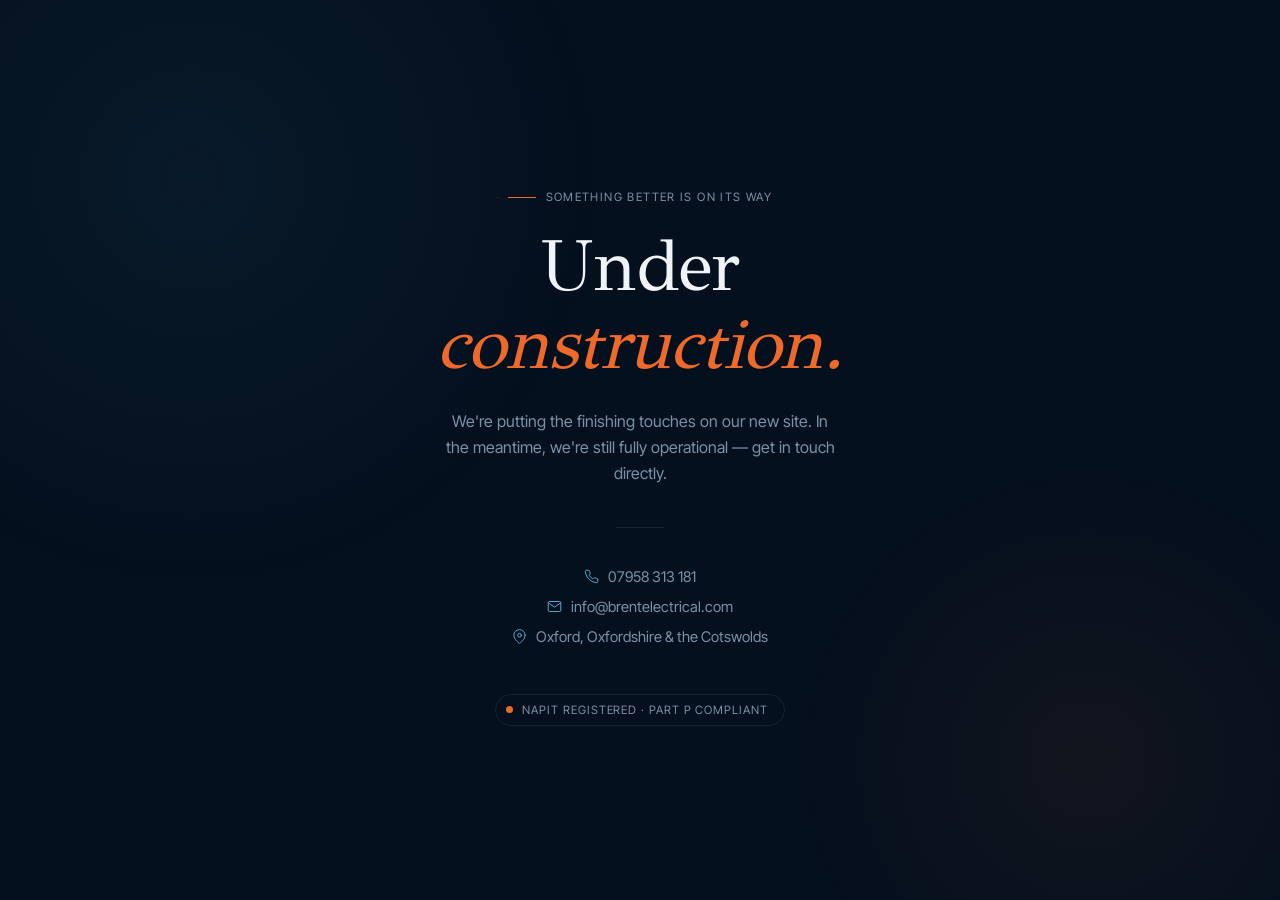
<file: index.html>
<!DOCTYPE html>
<html lang="en">
<head>
<meta charset="UTF-8" />
<meta name="viewport" content="width=device-width, initial-scale=1.0" />
<title>Brent Electrical — Coming Soon</title>
<meta name="description" content="Brent Electrical — NAPIT registered electricians serving Oxford, Oxfordshire and the Cotswolds. Website coming soon." />
<link rel="preconnect" href="https://fonts.googleapis.com" />
<link rel="preconnect" href="https://fonts.gstatic.com" crossorigin />
<link href="https://fonts.googleapis.com/css2?family=GFS+Didot&family=Inter+Tight:wght@300;400;500&display=swap" rel="stylesheet" />
<style>
  *, *::before, *::after { box-sizing: border-box; margin: 0; padding: 0; }

  :root {
    --navy:   #05101e;
    --navy-2: #0a1a2e;
    --ember:  #ef6a2a;
    --blue:   #5bb4d6;
    --ink-1:  #f0f4f8;
    --ink-3:  #7a92a8;
    --line:   rgba(255,255,255,0.08);
  }

  html, body {
    height: 100%;
  }

  body {
    background: var(--navy);
    color: var(--ink-1);
    font-family: 'Inter Tight', sans-serif;
    min-height: 100vh;
    display: flex;
    flex-direction: column;
    align-items: center;
    justify-content: center;
    padding: 2rem;
    position: relative;
    overflow: hidden;
  }

  /* Subtle background glow */
  body::before {
    content: '';
    position: fixed;
    top: -30%;
    left: -20%;
    width: 70vw;
    height: 70vw;
    background: radial-gradient(ellipse, rgba(61,155,201,0.07) 0%, transparent 65%);
    pointer-events: none;
  }
  body::after {
    content: '';
    position: fixed;
    bottom: -20%;
    right: -10%;
    width: 50vw;
    height: 50vw;
    background: radial-gradient(ellipse, rgba(239,106,42,0.06) 0%, transparent 65%);
    pointer-events: none;
  }

  .wrap {
    position: relative;
    z-index: 1;
    text-align: center;
    max-width: 600px;
    width: 100%;
  }

  /* Eyebrow */
  .eyebrow {
    display: inline-flex;
    align-items: center;
    gap: 0.6rem;
    font-size: 0.72rem;
    letter-spacing: 0.12em;
    text-transform: uppercase;
    color: var(--ink-3);
    margin-bottom: 1.5rem;
    padding-top: 1rem;
  }
  .eyebrow::before {
    content: '';
    display: block;
    width: 28px;
    height: 1px;
    background: var(--ember);
  }

  /* Headline */
  h1 {
    font-family: 'GFS Didot', Georgia, serif;
    font-weight: 400;
    font-size: clamp(2.4rem, 7vw, 4.5rem);
    line-height: 1.08;
    letter-spacing: -0.01em;
    color: var(--ink-1);
    margin-bottom: 1.5rem;
  }
  h1 em {
    font-style: italic;
    color: var(--ember);
  }

  /* Subtext */
  .sub {
    font-size: 1rem;
    line-height: 1.65;
    color: var(--ink-3);
    max-width: 44ch;
    margin: 0 auto 2.5rem;
  }

  /* Divider */
  .divider {
    width: 48px;
    height: 1px;
    background: var(--line);
    margin: 0 auto 2.5rem;
  }

  /* Contact row */
  .contacts {
    display: flex;
    flex-direction: column;
    align-items: center;
    gap: 0.75rem;
  }
  .contact-item {
    display: flex;
    align-items: center;
    gap: 0.6rem;
    font-size: 0.92rem;
    color: var(--ink-3);
    text-decoration: none;
    transition: color 0.3s ease;
  }
  .contact-item:hover { color: var(--ink-1); }
  .contact-item svg {
    width: 15px;
    height: 15px;
    flex-shrink: 0;
    color: var(--blue);
  }

  /* NAPIT badge */
  .badge {
    margin-top: 3rem;
    display: inline-flex;
    align-items: center;
    gap: 0.6rem;
    padding: 0.5rem 1rem 0.5rem 0.6rem;
    border: 1px solid var(--line);
    border-radius: 999px;
    font-size: 0.72rem;
    letter-spacing: 0.08em;
    text-transform: uppercase;
    color: var(--ink-3);
  }
  .badge-dot {
    width: 7px;
    height: 7px;
    border-radius: 50%;
    background: var(--ember);
    flex-shrink: 0;
  }

  @media (max-width: 480px) {
    h1 { font-size: clamp(2rem, 10vw, 2.8rem); }
  }
</style>
</head>
<body>
<div class="wrap">

  <!-- Eyebrow -->
  <div class="eyebrow">Something better is on its way</div>

  <!-- Headline -->
  <h1>Under<br/><em>construction.</em></h1>

  <!-- Sub -->
  <p class="sub">
    We're putting the finishing touches on our new site. In the meantime, we're still fully operational — get in touch directly.
  </p>

  <div class="divider"></div>

  <!-- Contact -->
  <div class="contacts">
    <a href="tel:07958313181" class="contact-item">
      <svg viewBox="0 0 24 24" fill="none" stroke="currentColor" stroke-width="1.5" stroke-linecap="round">
        <path d="M22 16.92v3a2 2 0 01-2.18 2 19.79 19.79 0 01-8.63-3.07 19.5 19.5 0 01-6-6A19.79 19.79 0 012.12 4.18 2 2 0 014.11 2h3a2 2 0 012 1.72c.127.96.361 1.903.7 2.81a2 2 0 01-.45 2.11L8.09 9.91a16 16 0 006 6l1.27-1.27a2 2 0 012.11-.45c.907.339 1.85.573 2.81.7A2 2 0 0122 16.92z"/>
      </svg>
      07958 313 181
    </a>
    <a href="mailto:info@brentelectrical.com" class="contact-item">
      <svg viewBox="0 0 24 24" fill="none" stroke="currentColor" stroke-width="1.5" stroke-linecap="round">
        <path d="M4 4h16c1.1 0 2 .9 2 2v12a2 2 0 01-2 2H4a2 2 0 01-2-2V6c0-1.1.9-2 2-2z"/>
        <path d="M22 6l-10 7L2 6"/>
      </svg>
      info@brentelectrical.com
    </a>
    <div class="contact-item">
      <svg viewBox="0 0 24 24" fill="none" stroke="currentColor" stroke-width="1.5" stroke-linecap="round">
        <path d="M21 10c0 7-9 13-9 13S3 17 3 10a9 9 0 0118 0z"/>
        <circle cx="12" cy="10" r="3"/>
      </svg>
      Oxford, Oxfordshire &amp; the Cotswolds
    </div>
  </div>

  <!-- Badge -->
  <div class="badge">
    <div class="badge-dot"></div>
    NAPIT Registered · Part P Compliant
  </div>

</div>
</body>
</html>
</file>
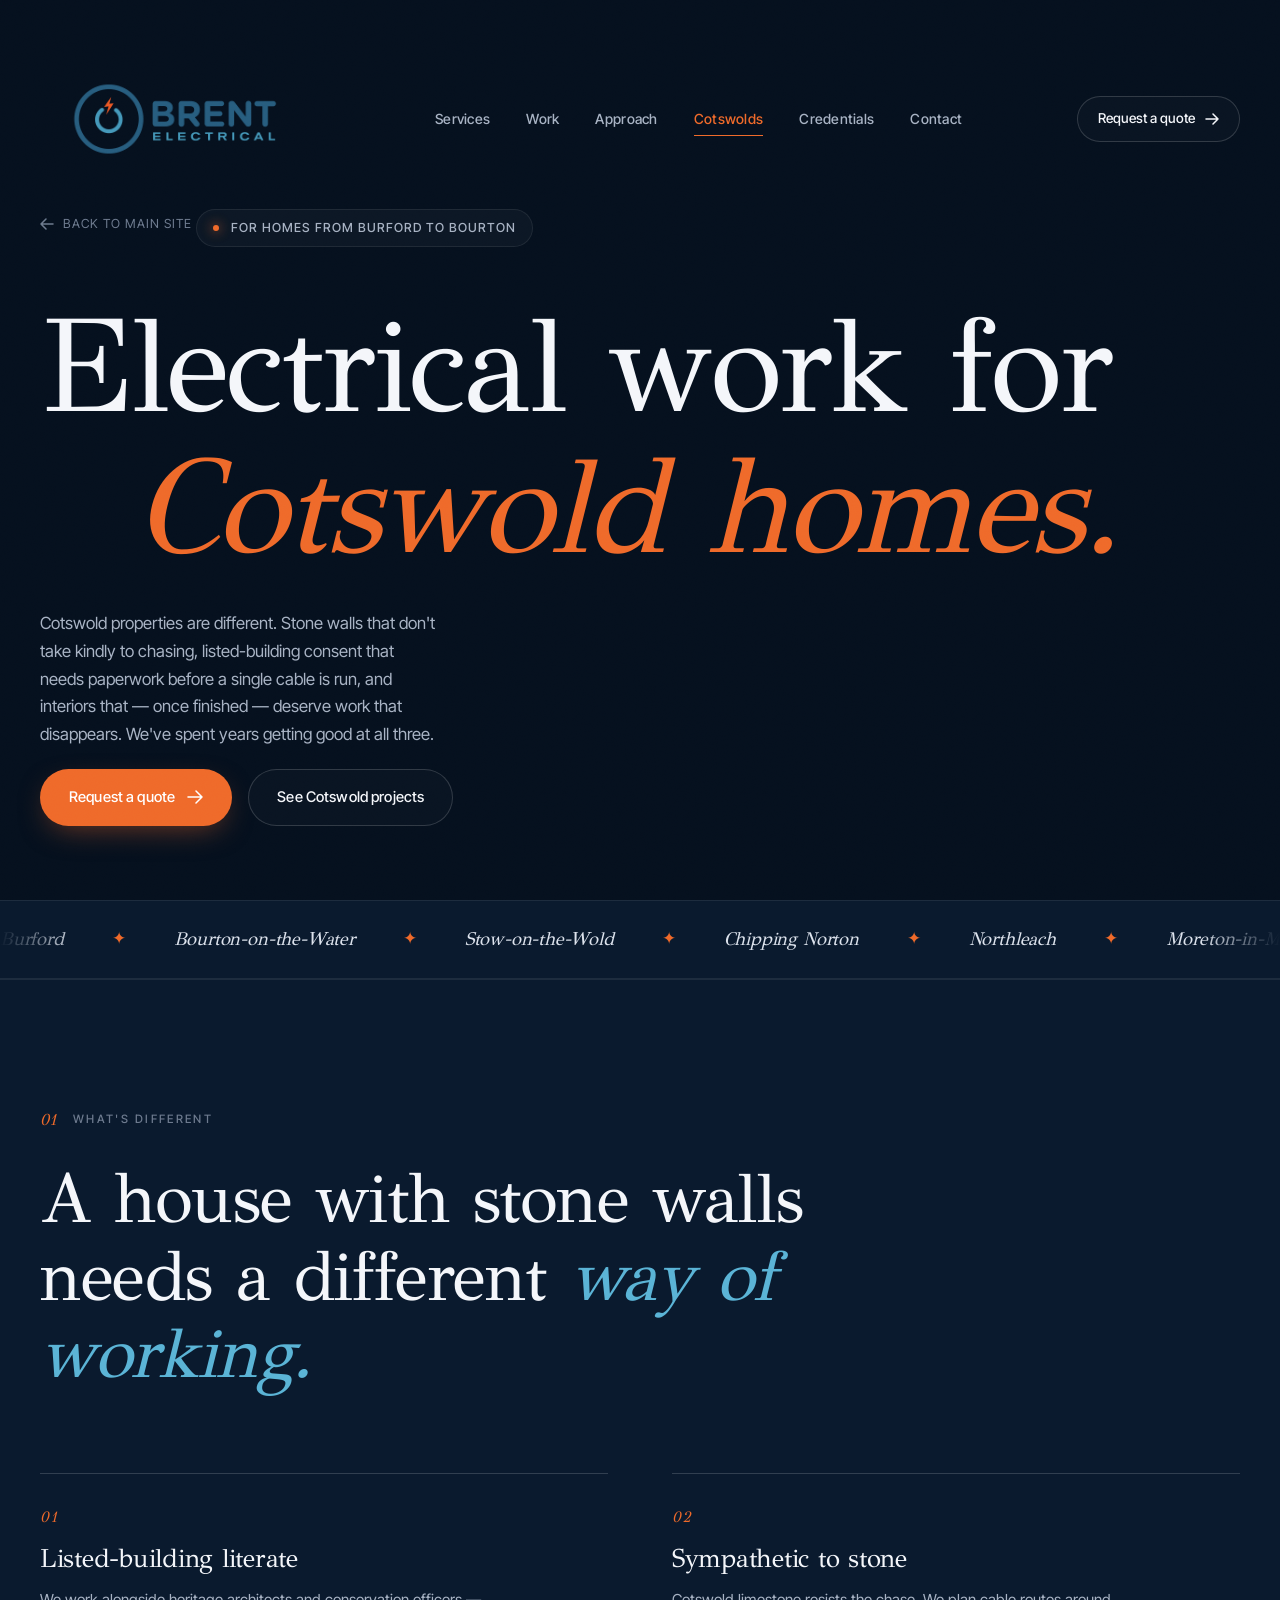
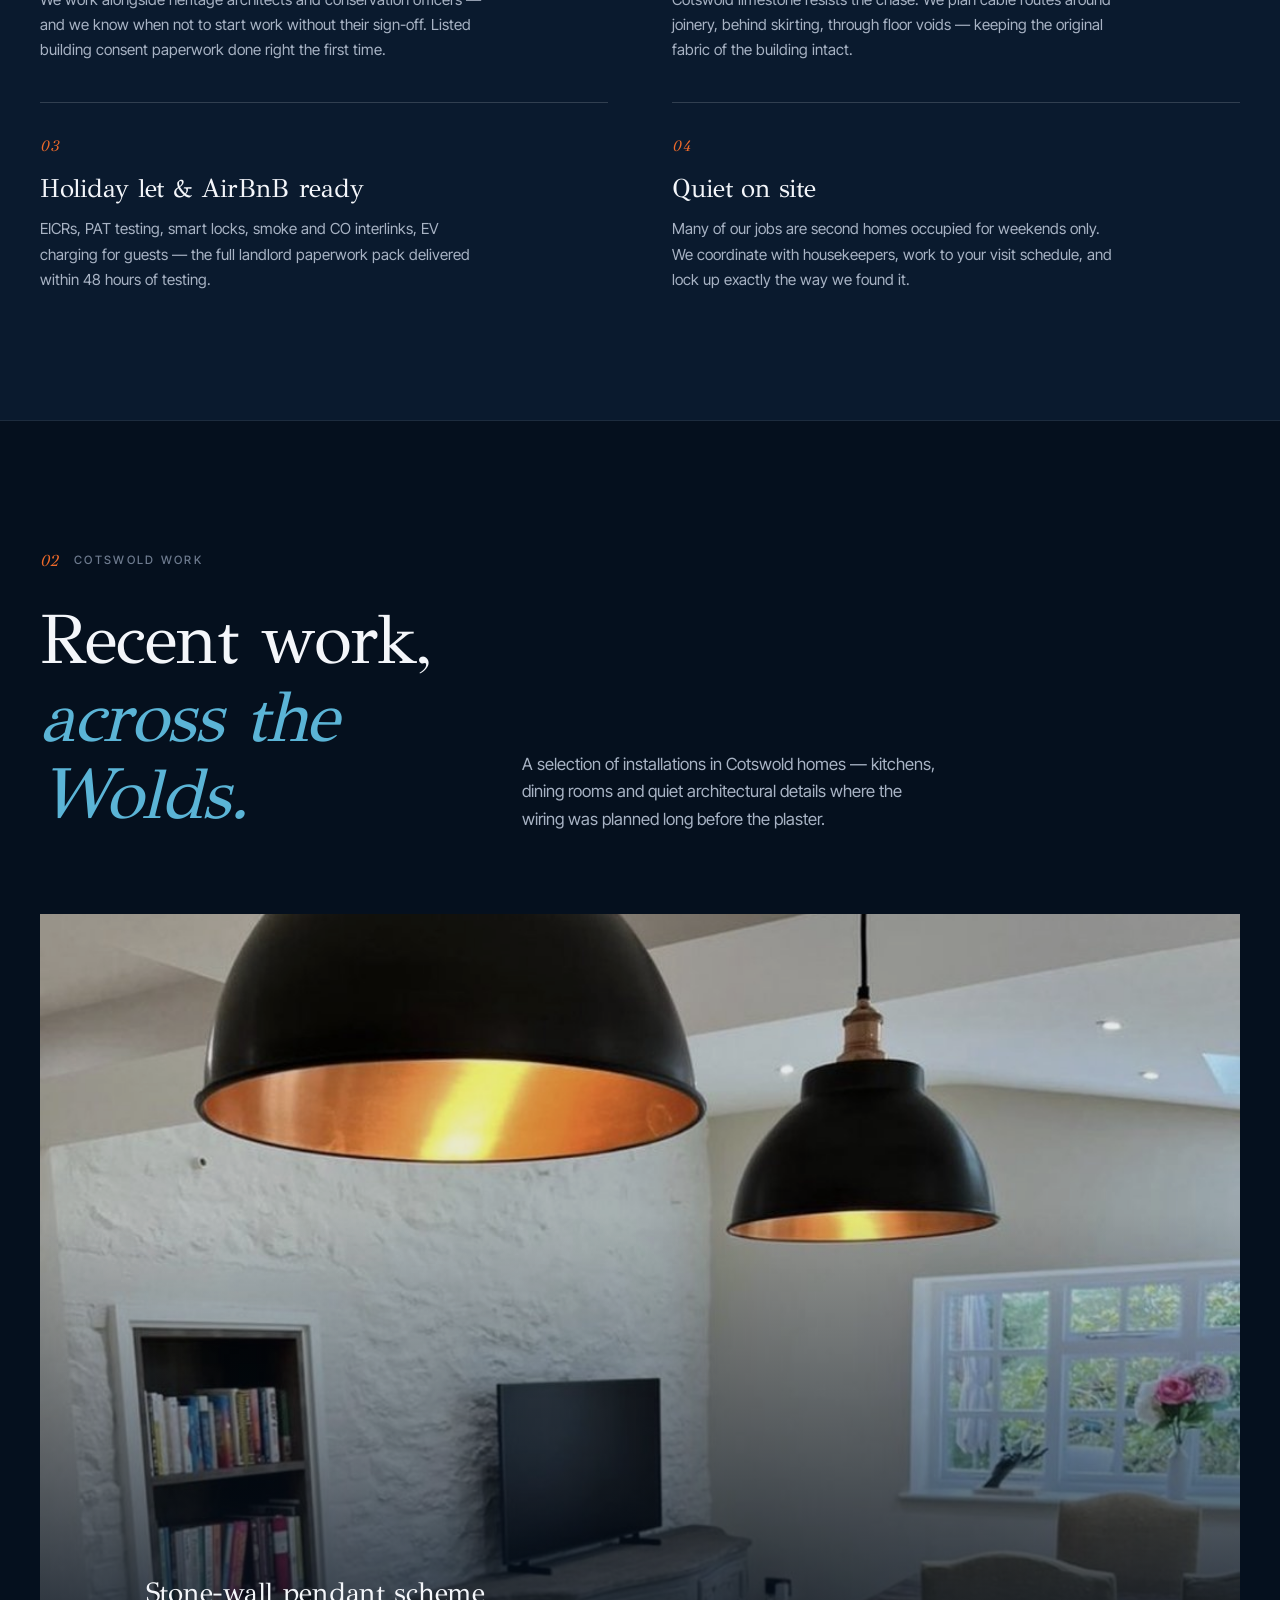
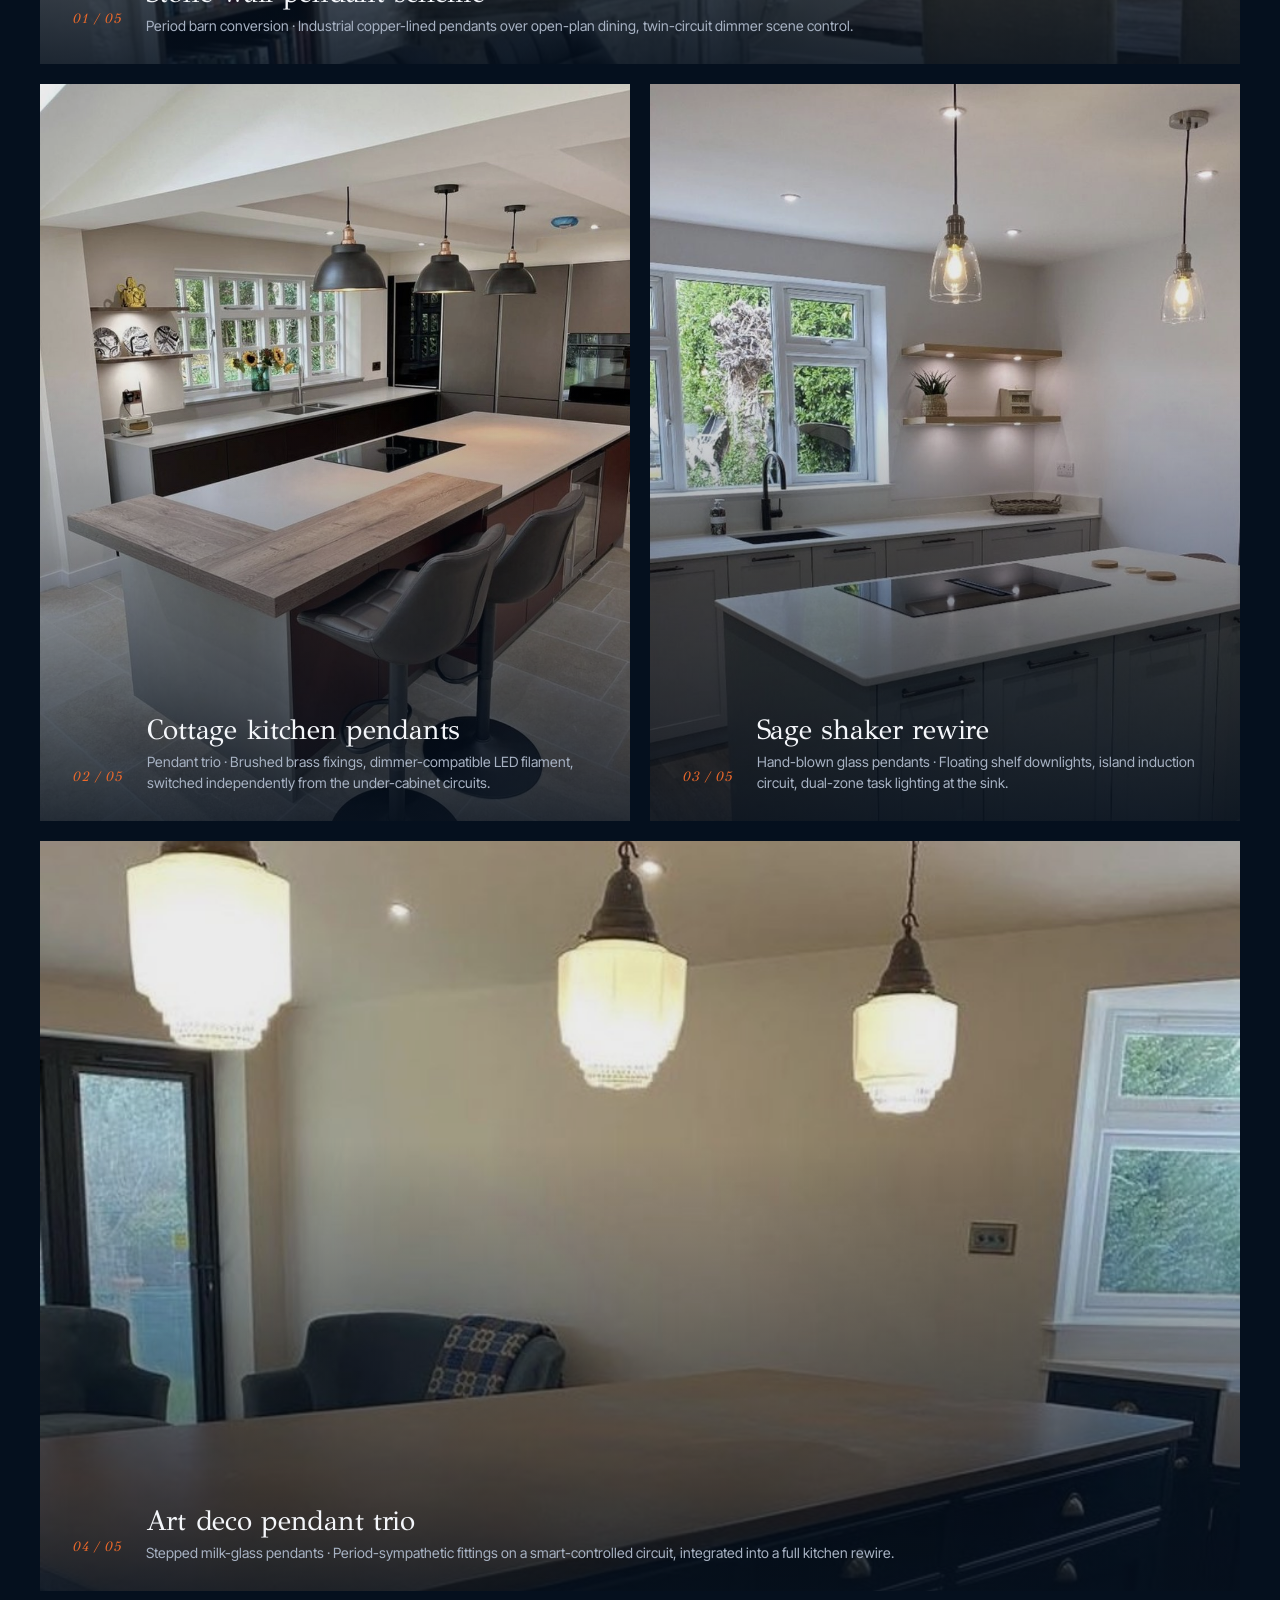
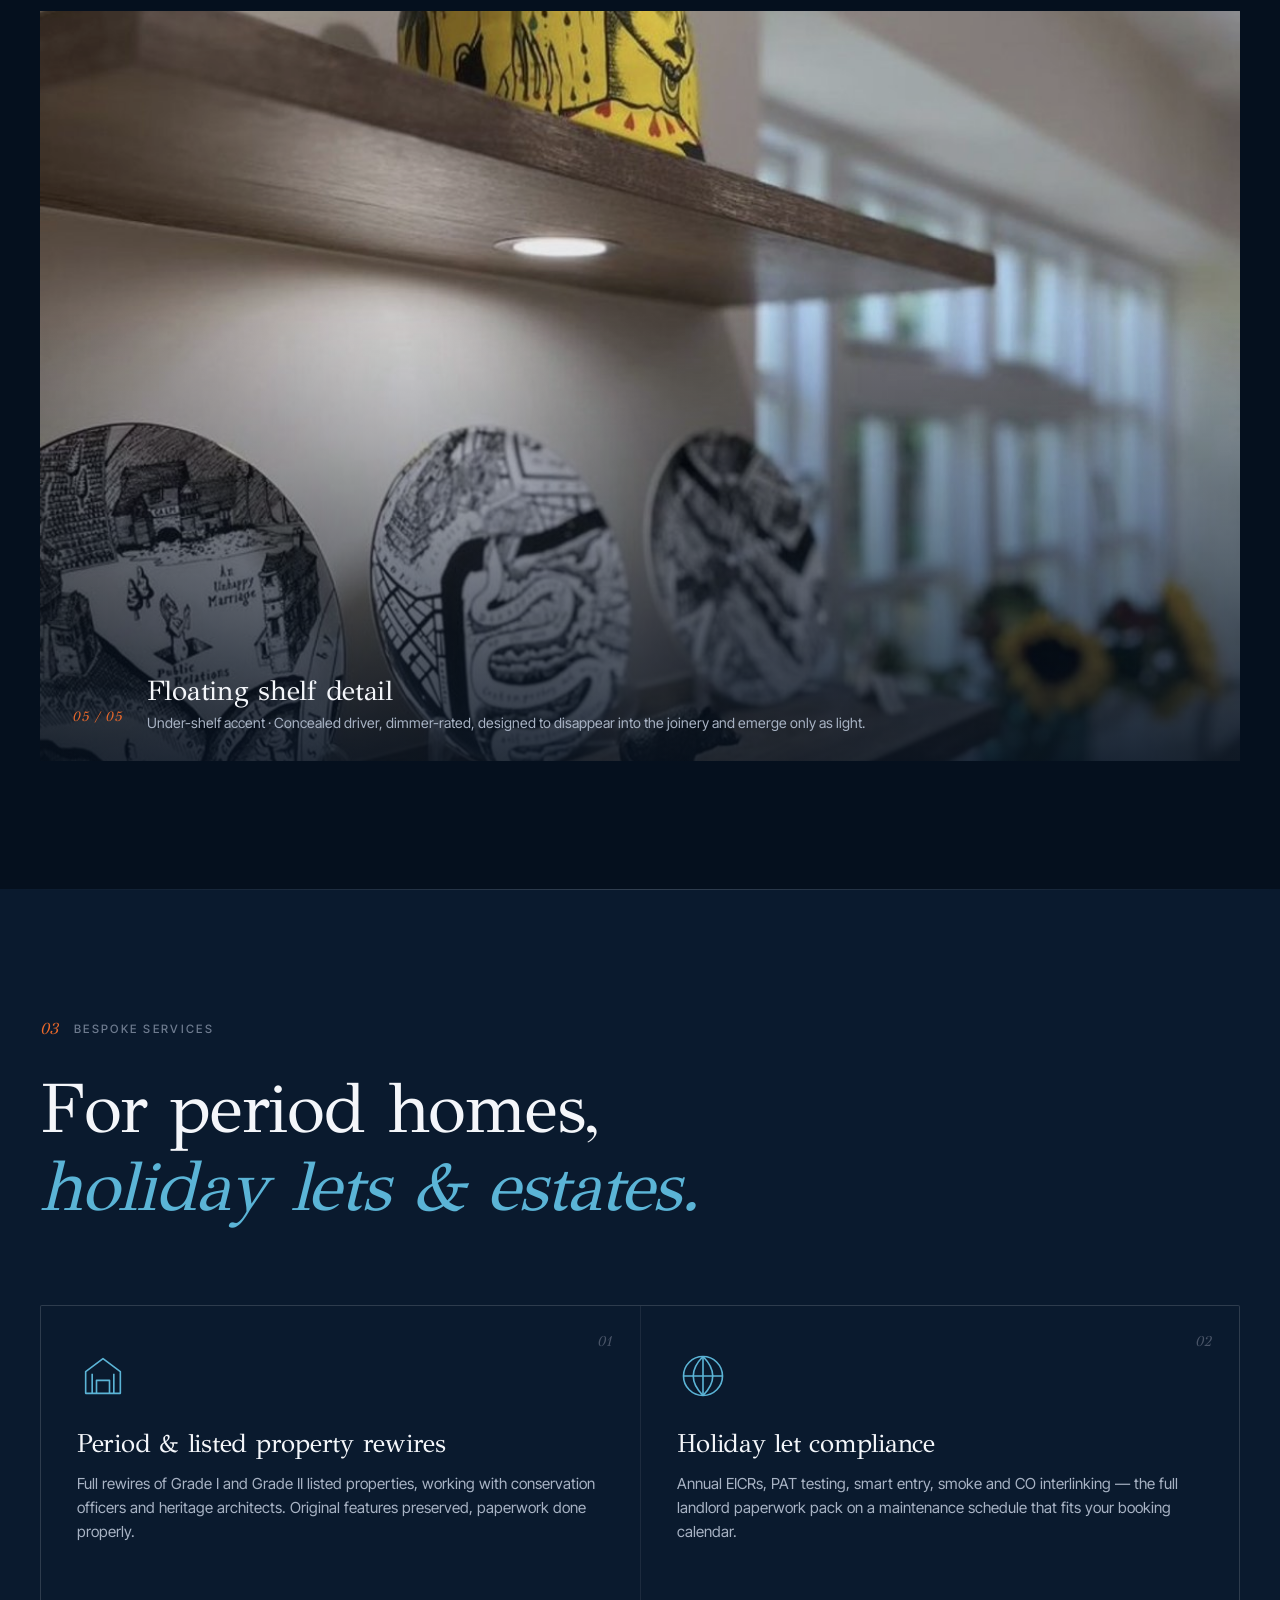
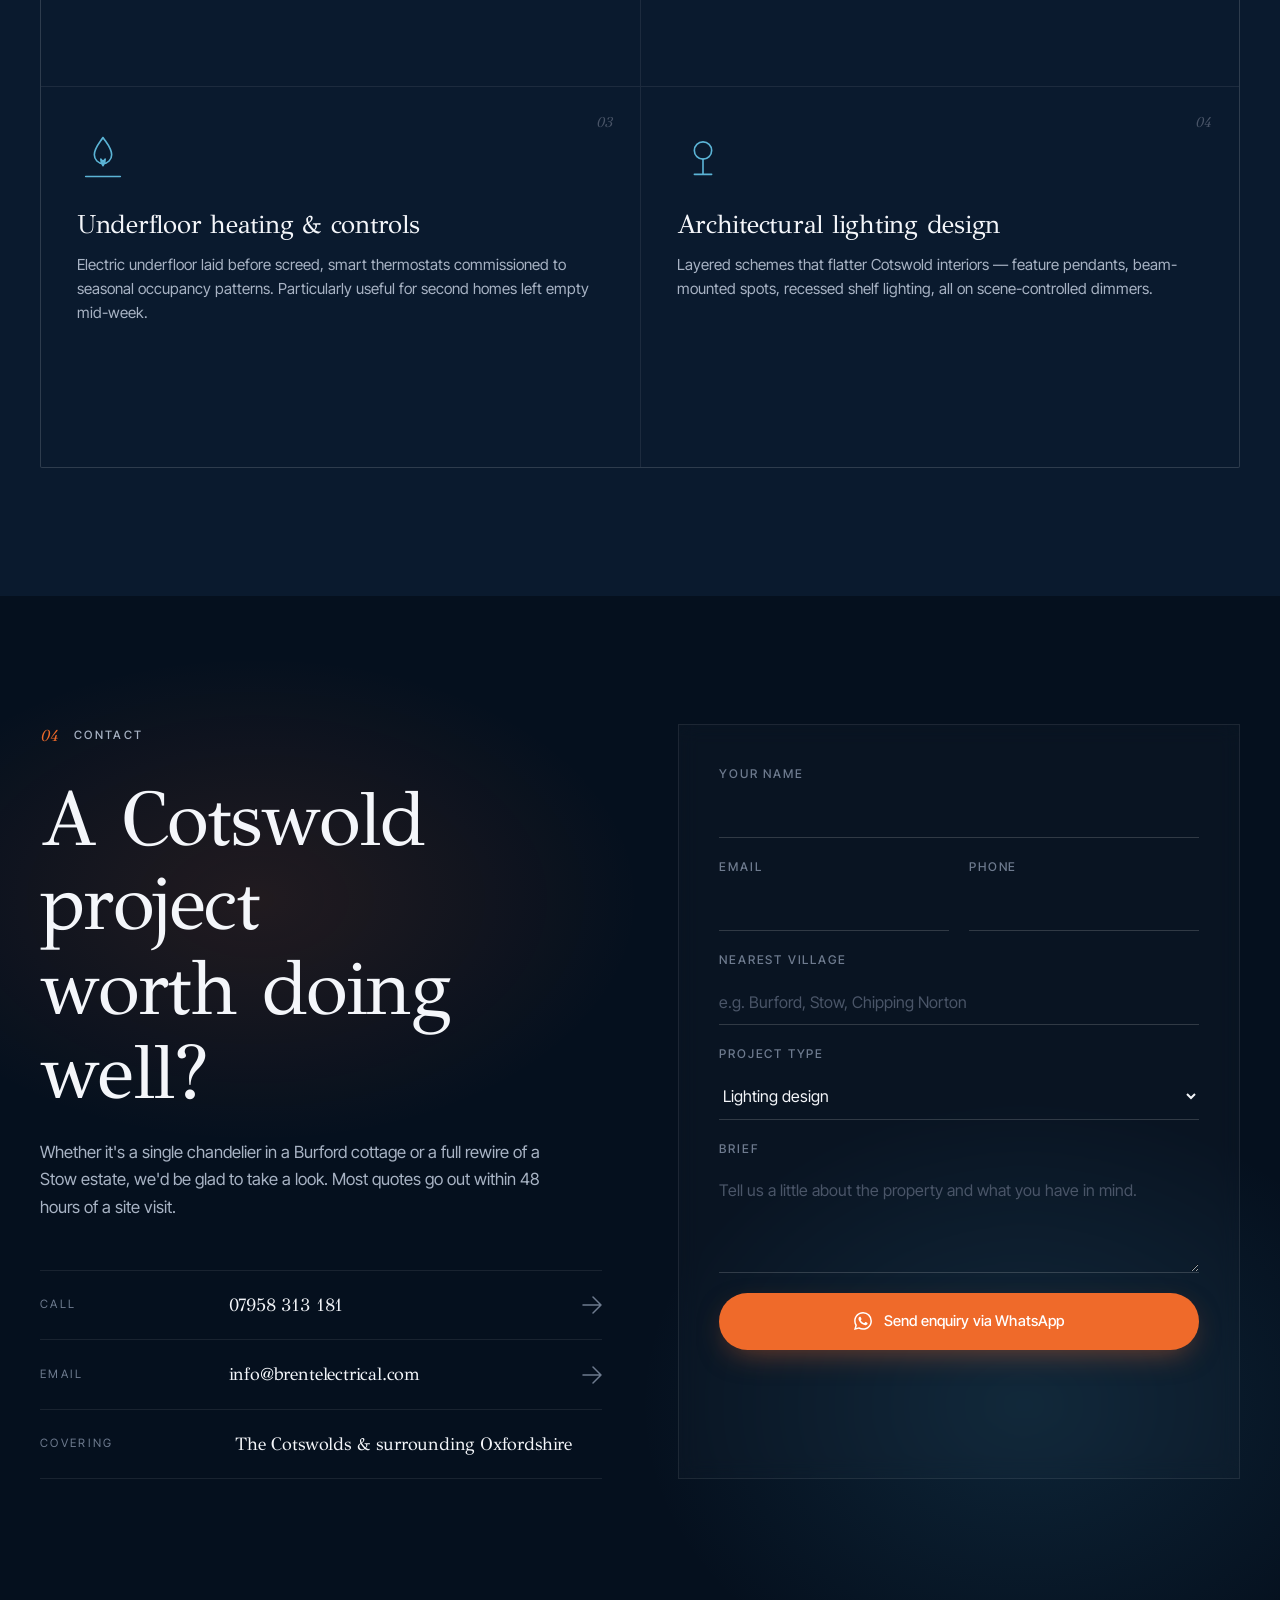
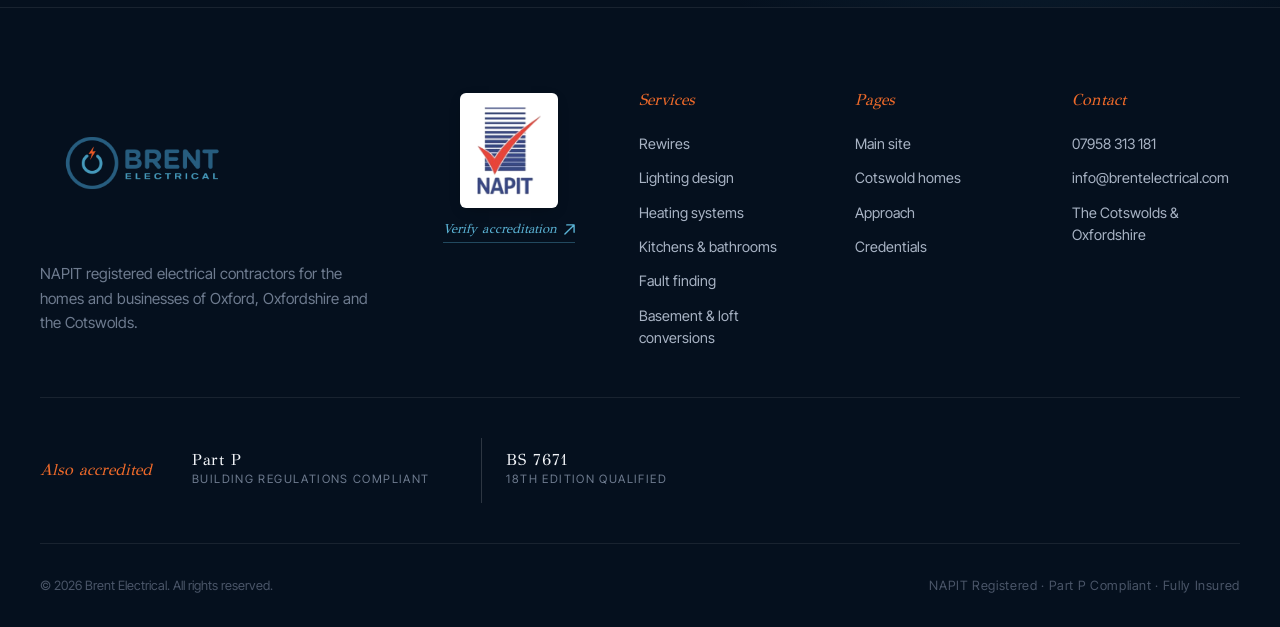
<file: cotswolds/index.html>
<!DOCTYPE html>
<html lang="en">
<head>
<meta charset="UTF-8" />
<meta name="viewport" content="width=device-width, initial-scale=1.0" />
<title>Cotswold Homes — Brent Electrical</title>
<meta name="description" content="Premium electrical work for Cotswold homes. NAPIT registered, sympathetic to listed buildings and period properties. Lighting design, rewires, smart heating across the Cotswolds." />
<link rel="canonical" href="https://www.brentelectrical.co.uk/cotswolds/" />
<link rel="icon" type="image/png" href="../assets/logo-stacked.png" />

<!-- Open Graph for shareable previews -->
<meta property="og:title" content="Cotswold Homes — Brent Electrical" />
<meta property="og:description" content="Premium electrical work for Cotswold homes. NAPIT registered, sympathetic to listed buildings and period properties." />
<meta property="og:type" content="website" />
<meta property="og:image" content="../assets/cotswold-1-stone-pendants.jpg" />

<!-- Fonts -->
<!-- Fonts: GFS Didot (editorial display serif) + Inter Tight (body) -->
<link rel="preconnect" href="https://fonts.googleapis.com" />
<link rel="preconnect" href="https://fonts.gstatic.com" crossorigin />
<link href="https://fonts.googleapis.com/css2?family=GFS+Didot&display=swap" rel="stylesheet" />
<link href="https://fonts.googleapis.com/css2?family=Inter+Tight:wght@300;400;500;600;700&display=swap" rel="stylesheet" />

<link rel="stylesheet" href="../styles.css" />
</head>
<body>

<div class="grain" aria-hidden="true"></div>

<!-- Navigation -->
<header class="nav" id="nav">
  <div class="nav-inner">
    <a href="../" class="nav-logo" aria-label="Brent Electrical home">
      <img src="../assets/logo-horizontal.png" alt="Brent Electrical" />
    </a>
    <nav class="nav-links" aria-label="Main navigation">
      <a href="../#services">Services</a>
      <a href="../#work">Work</a>
      <a href="../#approach">Approach</a>
      <a href="../cotswolds/" class="nav-active">Cotswolds</a>
      <a href="../#trust">Credentials</a>
      <a href="../#contact">Contact</a>
    </nav>
    <a href="#contact" class="nav-cta">
      <span>Request a quote</span>
      <svg width="14" height="14" viewBox="0 0 14 14" fill="none"><path d="M1 7h12M8 2l5 5-5 5" stroke="currentColor" stroke-width="1.5" stroke-linecap="round" stroke-linejoin="round"/></svg>
    </a>
    <button class="nav-burger" aria-label="Open menu" id="burger">
      <span></span><span></span>
    </button>
  </div>
  <div class="nav-mobile" id="navMobile">
    <a href="../#services">Services</a>
    <a href="../#work">Work</a>
    <a href="../#approach">Approach</a>
    <a href="../cotswolds/">Cotswolds</a>
    <a href="../#trust">Credentials</a>
    <a href="../#contact">Contact</a>
    <a href="#contact" class="nav-mobile-cta">Request a quote →</a>
  </div>
</header>

<!-- HERO -->
<section class="hero hero-cotswold" id="top">
  <div class="hero-ambient"></div>
  <div class="hero-grid">
    <div class="hero-meta">
      <a href="../" class="cotswold-back">
        <svg width="14" height="14" viewBox="0 0 14 14" fill="none" aria-hidden="true"><path d="M13 7H1M6 12L1 7l5-5" stroke="currentColor" stroke-width="1.5" stroke-linecap="round" stroke-linejoin="round"/></svg>
        <span>Back to main site</span>
      </a>
      <div class="hero-eyebrow">
        <span class="dot"></span>
        <span>For homes from Burford to Bourton</span>
      </div>
    </div>

    <div class="hero-headline">
      <h1>
        <span class="line line-1">Electrical work for</span>
        <span class="line line-2"><em>Cotswold homes.</em></span>
      </h1>
    </div>

    <div class="hero-body">
      <p>
        Cotswold properties are different. Stone walls that don't take kindly
        to chasing, listed-building consent that needs paperwork before a
        single cable is run, and interiors that — once finished — deserve work
        that disappears. We've spent years getting good at all three.
      </p>
      <div class="hero-cta-row">
        <a href="#contact" class="btn btn-primary">
          <span>Request a quote</span>
          <svg width="16" height="16" viewBox="0 0 16 16" fill="none"><path d="M1 8h14M9 2l6 6-6 6" stroke="currentColor" stroke-width="1.5" stroke-linecap="round" stroke-linejoin="round"/></svg>
        </a>
        <a href="#cotswold-work" class="btn btn-ghost">
          <span>See Cotswold projects</span>
        </a>
      </div>
    </div>
  </div>
</section>

<!-- VILLAGES STRIP -->
<section class="marquee" aria-label="Areas covered">
  <div class="marquee-track">
    <span>Burford</span><span class="sep">✦</span>
    <span>Bourton-on-the-Water</span><span class="sep">✦</span>
    <span>Stow-on-the-Wold</span><span class="sep">✦</span>
    <span>Chipping Norton</span><span class="sep">✦</span>
    <span>Northleach</span><span class="sep">✦</span>
    <span>Moreton-in-Marsh</span><span class="sep">✦</span>
    <span>Tetbury</span><span class="sep">✦</span>
    <span>Painswick</span><span class="sep">✦</span>
    <span>Stroud</span><span class="sep">✦</span>
    <span>Cirencester</span><span class="sep">✦</span>
    <span>Burford</span><span class="sep">✦</span>
    <span>Bourton-on-the-Water</span><span class="sep">✦</span>
    <span>Stow-on-the-Wold</span><span class="sep">✦</span>
    <span>Chipping Norton</span><span class="sep">✦</span>
  </div>
</section>

<!-- WHAT'S DIFFERENT ABOUT COTSWOLD HOMES -->
<section class="cotswold-difference">
  <div class="container">
    <div class="section-head">
      <div class="section-label"><span>01</span><span>What's different</span></div>
      <h2 class="section-title">A house with stone walls<br/>needs a different <em>way of working.</em></h2>
    </div>

    <div class="difference-grid">
      <div class="difference-item reveal">
        <div class="difference-num">01</div>
        <h3>Listed-building literate</h3>
        <p>We work alongside heritage architects and conservation officers — and we know when not to start work without their sign-off. Listed building consent paperwork done right the first time.</p>
      </div>
      <div class="difference-item reveal" data-delay="80">
        <div class="difference-num">02</div>
        <h3>Sympathetic to stone</h3>
        <p>Cotswold limestone resists the chase. We plan cable routes around joinery, behind skirting, through floor voids — keeping the original fabric of the building intact.</p>
      </div>
      <div class="difference-item reveal" data-delay="160">
        <div class="difference-num">03</div>
        <h3>Holiday let &amp; AirBnB ready</h3>
        <p>EICRs, PAT testing, smart locks, smoke and CO interlinks, EV charging for guests — the full landlord paperwork pack delivered within 48 hours of testing.</p>
      </div>
      <div class="difference-item reveal" data-delay="240">
        <div class="difference-num">04</div>
        <h3>Quiet on site</h3>
        <p>Many of our jobs are second homes occupied for weekends only. We coordinate with housekeepers, work to your visit schedule, and lock up exactly the way we found it.</p>
      </div>
    </div>
  </div>
</section>

<!-- COTSWOLD WORK GALLERY -->
<section class="work" id="cotswold-work">
  <div class="container">
    <div class="section-head section-head-work">
      <div>
        <div class="section-label"><span>02</span><span>Cotswold Work</span></div>
        <h2 class="section-title">Recent work,<br/><em>across the Wolds.</em></h2>
      </div>
      <p class="section-sub">A selection of installations in Cotswold homes — kitchens, dining rooms and quiet architectural details where the wiring was planned long before the plaster.</p>
    </div>

    <div class="work-grid cotswold-grid">
      <figure class="work-item work-item-lg reveal">
        <div class="work-img">
          <img src="../assets/cotswold-1-stone-pendants.jpg" alt="Whitewashed Cotswold stone wall with black industrial pendants and copper interiors" loading="lazy" class="img-focal-top"/>
        </div>
        <figcaption>
          <div class="work-num">01 / 05</div>
          <div class="work-info">
            <h3>Stone-wall pendant scheme</h3>
            <p>Period barn conversion · Industrial copper-lined pendants over open-plan dining, twin-circuit dimmer scene control.</p>
          </div>
        </figcaption>
      </figure>

      <figure class="work-item work-item-sm reveal" data-delay="120">
        <div class="work-img">
          <img src="../assets/cotswold-2-island-pendants.jpg" alt="Cotswold cottage kitchen with three black pendants over a long island" loading="lazy" class="img-focal-top"/>
        </div>
        <figcaption>
          <div class="work-num">02 / 05</div>
          <div class="work-info">
            <h3>Cottage kitchen pendants</h3>
            <p>Pendant trio · Brushed brass fixings, dimmer-compatible LED filament, switched independently from the under-cabinet circuits.</p>
          </div>
        </figcaption>
      </figure>

      <figure class="work-item work-item-sm reveal" data-delay="200">
        <div class="work-img">
          <img src="../assets/cotswold-3-glass-pendants.jpg" alt="Sage shaker kitchen with glass bell pendants and inset shelf lighting" loading="lazy" class="img-focal-top"/>
        </div>
        <figcaption>
          <div class="work-num">03 / 05</div>
          <div class="work-info">
            <h3>Sage shaker rewire</h3>
            <p>Hand-blown glass pendants · Floating shelf downlights, island induction circuit, dual-zone task lighting at the sink.</p>
          </div>
        </figcaption>
      </figure>

      <figure class="work-item work-item-lg reveal" data-delay="280">
        <div class="work-img">
          <img src="../assets/cotswold-4-black-island.jpg" alt="Black painted kitchen island with art deco glass pendants over herringbone parquet" loading="lazy" class="img-focal-top"/>
        </div>
        <figcaption>
          <div class="work-num">04 / 05</div>
          <div class="work-info">
            <h3>Art deco pendant trio</h3>
            <p>Stepped milk-glass pendants · Period-sympathetic fittings on a smart-controlled circuit, integrated into a full kitchen rewire.</p>
          </div>
        </figcaption>
      </figure>

      <figure class="work-item work-item-lg reveal" data-delay="360">
        <div class="work-img">
          <img src="../assets/cotswold-5-shelf-downlight.jpg" alt="Detail of a recessed downlight under a wooden floating shelf" loading="lazy" class="img-focal-center"/>
        </div>
        <figcaption>
          <div class="work-num">05 / 05</div>
          <div class="work-info">
            <h3>Floating shelf detail</h3>
            <p>Under-shelf accent · Concealed driver, dimmer-rated, designed to disappear into the joinery and emerge only as light.</p>
          </div>
        </figcaption>
      </figure>
    </div>
  </div>
</section>

<!-- BESPOKE COTSWOLD SERVICES -->
<section class="services" id="cotswold-services">
  <div class="container">
    <div class="section-head">
      <div class="section-label"><span>03</span><span>Bespoke Services</span></div>
      <h2 class="section-title">For period homes,<br/><em>holiday lets &amp; estates.</em></h2>
    </div>

    <div class="services-grid">
      <article class="service-card reveal" data-delay="0">
        <div class="service-number">01</div>
        <div class="service-icon">
          <svg viewBox="0 0 48 48" fill="none"><path d="M8 20l16-12 16 12v20H8z" stroke="currentColor" stroke-width="1.5" stroke-linejoin="round"/><path d="M18 40V28h12v12M14 22v18M34 22v18" stroke="currentColor" stroke-width="1.5" stroke-linejoin="round"/></svg>
        </div>
        <h3>Period &amp; listed property rewires</h3>
        <p>Full rewires of Grade I and Grade II listed properties, working with conservation officers and heritage architects. Original features preserved, paperwork done properly.</p>
      </article>

      <article class="service-card reveal" data-delay="80">
        <div class="service-number">02</div>
        <div class="service-icon">
          <svg viewBox="0 0 48 48" fill="none"><circle cx="24" cy="24" r="18" stroke="currentColor" stroke-width="1.5"/><path d="M24 6v36M6 24h36" stroke="currentColor" stroke-width="1.5"/><path d="M24 6c-6 6-9 12-9 18s3 12 9 18M24 6c6 6 9 12 9 18s-3 12-9 18" stroke="currentColor" stroke-width="1.5"/></svg>
        </div>
        <h3>Holiday let compliance</h3>
        <p>Annual EICRs, PAT testing, smart entry, smoke and CO interlinking — the full landlord paperwork pack on a maintenance schedule that fits your booking calendar.</p>
      </article>

      <article class="service-card reveal" data-delay="160">
        <div class="service-number">03</div>
        <div class="service-icon">
          <svg viewBox="0 0 48 48" fill="none"><path d="M24 6c-4 6-8 10-8 16a8 8 0 0016 0c0-6-4-10-8-16z" stroke="currentColor" stroke-width="1.5" stroke-linejoin="round"/><path d="M24 32c-2-2-2-4-2-6 1 1 2 2 2 3 0-1 1-2 2-3 0 2 0 4-2 6z" stroke="currentColor" stroke-width="1.5" stroke-linejoin="round" fill="currentColor" fill-opacity="0.2"/><path d="M8 42h32" stroke="currentColor" stroke-width="1.5" stroke-linecap="round"/></svg>
        </div>
        <h3>Underfloor heating &amp; controls</h3>
        <p>Electric underfloor laid before screed, smart thermostats commissioned to seasonal occupancy patterns. Particularly useful for second homes left empty mid-week.</p>
      </article>

      <article class="service-card reveal" data-delay="240">
        <div class="service-number">04</div>
        <div class="service-icon">
          <svg viewBox="0 0 48 48" fill="none"><circle cx="24" cy="18" r="8" stroke="currentColor" stroke-width="1.5"/><path d="M24 26v14M16 40h16" stroke="currentColor" stroke-width="1.5" stroke-linecap="round"/></svg>
        </div>
        <h3>Architectural lighting design</h3>
        <p>Layered schemes that flatter Cotswold interiors — feature pendants, beam-mounted spots, recessed shelf lighting, all on scene-controlled dimmers.</p>
      </article>
    </div>
  </div>
</section>

<!-- CONTACT -->
<section class="contact" id="contact">
  <div class="contact-ambient"></div>
  <div class="container">
    <div class="contact-inner">
      <div class="contact-left">
        <div class="section-label light"><span>04</span><span>Contact</span></div>
        <h2 class="contact-title">
          A Cotswold project<br/>worth doing well?
        </h2>
        <p class="contact-sub">Whether it's a single chandelier in a Burford cottage or a full rewire of a Stow estate, we'd be glad to take a look. Most quotes go out within 48 hours of a site visit.</p>

        <div class="contact-methods">
          <a href="tel:07958313181" class="contact-method">
            <div class="cm-label">Call</div>
            <div class="cm-value">07958 313 181</div>
            <svg width="20" height="20" viewBox="0 0 20 20" fill="none"><path d="M1 10h18M11 2l8 8-8 8" stroke="currentColor" stroke-width="1.5" stroke-linecap="round" stroke-linejoin="round"/></svg>
          </a>
          <a href="mailto:info@brentelectrical.com" class="contact-method">
            <div class="cm-label">Email</div>
            <div class="cm-value">info@brentelectrical.com</div>
            <svg width="20" height="20" viewBox="0 0 20 20" fill="none"><path d="M1 10h18M11 2l8 8-8 8" stroke="currentColor" stroke-width="1.5" stroke-linecap="round" stroke-linejoin="round"/></svg>
          </a>
          <div class="contact-method contact-method-static">
            <div class="cm-label">Covering</div>
            <div class="cm-value">The Cotswolds &amp; surrounding Oxfordshire</div>
          </div>
        </div>
      </div>

      <form class="contact-form" id="contactForm" novalidate>
        <div class="field">
          <label for="name">Your name</label>
          <input type="text" id="name" name="name" required />
        </div>
        <div class="field-row">
          <div class="field">
            <label for="email">Email</label>
            <input type="email" id="email" name="email" required />
          </div>
          <div class="field">
            <label for="phone">Phone</label>
            <input type="tel" id="phone" name="phone" />
          </div>
        </div>
        <div class="field">
          <label for="village">Nearest village</label>
          <input type="text" id="village" name="village" placeholder="e.g. Burford, Stow, Chipping Norton" />
        </div>
        <div class="field">
          <label for="type">Project type</label>
          <select id="type" name="type">
            <option>Lighting design</option>
            <option>Period property rewire</option>
            <option>Holiday let EICR / compliance</option>
            <option>Underfloor heating &amp; controls</option>
            <option>Kitchen / bathroom fit-out</option>
            <option>Something else</option>
          </select>
        </div>
        <div class="field">
          <label for="message">Brief</label>
          <textarea id="message" name="message" rows="4" placeholder="Tell us a little about the property and what you have in mind."></textarea>
        </div>
        <button type="submit" class="btn btn-primary btn-full">
          <svg width="18" height="18" viewBox="0 0 24 24" fill="currentColor" aria-hidden="true"><path d="M17.472 14.382c-.297-.149-1.758-.867-2.03-.967-.273-.099-.471-.148-.67.15-.197.297-.767.966-.94 1.164-.173.199-.347.223-.644.075-.297-.15-1.255-.463-2.39-1.475-.883-.788-1.48-1.761-1.653-2.059-.173-.297-.018-.458.13-.606.134-.133.298-.347.446-.52.149-.174.198-.298.298-.497.099-.198.05-.371-.025-.52-.075-.149-.669-1.612-.916-2.207-.242-.579-.487-.5-.669-.51-.173-.008-.371-.01-.57-.01-.198 0-.52.074-.792.372-.272.297-1.04 1.016-1.04 2.479 0 1.462 1.065 2.875 1.213 3.074.149.198 2.096 3.2 5.077 4.487.709.306 1.262.489 1.694.625.712.227 1.36.195 1.871.118.571-.085 1.758-.719 2.006-1.413.248-.694.248-1.289.173-1.413-.074-.124-.272-.198-.57-.347m-5.421 7.403h-.004a9.87 9.87 0 01-5.031-1.378l-.361-.214-3.741.982.998-3.648-.235-.374a9.86 9.86 0 01-1.51-5.26c.001-5.45 4.436-9.884 9.888-9.884 2.64 0 5.122 1.03 6.988 2.898a9.825 9.825 0 012.893 6.994c-.003 5.45-4.437 9.884-9.885 9.884m8.413-18.297A11.815 11.815 0 0012.05 0C5.495 0 .16 5.335.157 11.892c0 2.096.547 4.142 1.588 5.945L.057 24l6.305-1.654a11.882 11.882 0 005.683 1.448h.005c6.554 0 11.89-5.335 11.893-11.893a11.821 11.821 0 00-3.48-8.413Z"/></svg>
          <span>Send enquiry via WhatsApp</span>
        </button>
      </form>
    </div>
  </div>
</section>

<!-- FOOTER -->
<footer class="footer">
  <div class="container">
    <div class="footer-top">
      <div class="footer-brand">
        <div class="footer-brand-main">
          <img src="../assets/logo-horizontal.png" alt="Brent Electrical" class="footer-brand-logo" />
          <p>NAPIT registered electrical contractors for the homes and businesses of Oxford, Oxfordshire and the Cotswolds.</p>
        </div>
        <div class="footer-napit-wrap">
          <a href="https://search.napit.org.uk/member/78226/brent-electrical" target="_blank" rel="noopener" class="footer-napit" aria-label="View NAPIT accreditation for Brent Electrical">
            <img src="../assets/napit-logo.png" alt="NAPIT Registered" />
          </a>
          <a href="https://search.napit.org.uk/member/78226/brent-electrical" target="_blank" rel="noopener" class="footer-napit-verify">
            <span>Verify accreditation</span>
            <svg width="11" height="11" viewBox="0 0 12 12" fill="none" aria-hidden="true"><path d="M3 1h8v8M11 1L1 11" stroke="currentColor" stroke-width="1.5" stroke-linecap="round" stroke-linejoin="round"/></svg>
          </a>
        </div>
      </div>
      <div class="footer-cols">
        <div class="footer-col">
          <h5>Services</h5>
          <a href="../#services">Rewires</a>
          <a href="../#services">Lighting design</a>
          <a href="../#services">Heating systems</a>
          <a href="../#services">Kitchens &amp; bathrooms</a>
          <a href="../#services">Fault finding</a>
          <a href="../#services">Basement &amp; loft conversions</a>
        </div>
        <div class="footer-col">
          <h5>Pages</h5>
          <a href="../">Main site</a>
          <a href="../cotswolds/">Cotswold homes</a>
          <a href="../#approach">Approach</a>
          <a href="../#trust">Credentials</a>
        </div>
        <div class="footer-col">
          <h5>Contact</h5>
          <a href="tel:07958313181">07958 313 181</a>
          <a href="mailto:info@brentelectrical.com">info@brentelectrical.com</a>
          <span>The Cotswolds &amp; Oxfordshire</span>
        </div>
      </div>
    </div>
    <div class="footer-accred">
      <div class="footer-accred-label">Also accredited</div>
      <div class="footer-accred-marks">
        <div class="accred-mark">
          <strong>Part P</strong>
          <span>Building Regulations Compliant</span>
        </div>
        <div class="accred-mark">
          <strong>BS 7671</strong>
          <span>18th Edition Qualified</span>
        </div>
      </div>
    </div>
    <div class="footer-bottom">
      <span>© <span id="year"></span> Brent Electrical. All rights reserved.</span>
      <span class="footer-meta">NAPIT Registered · Part P Compliant · Fully Insured</span>
    </div>
  </div>
</footer>

<script src="../script.js"></script>
</body>
</html>
</file>
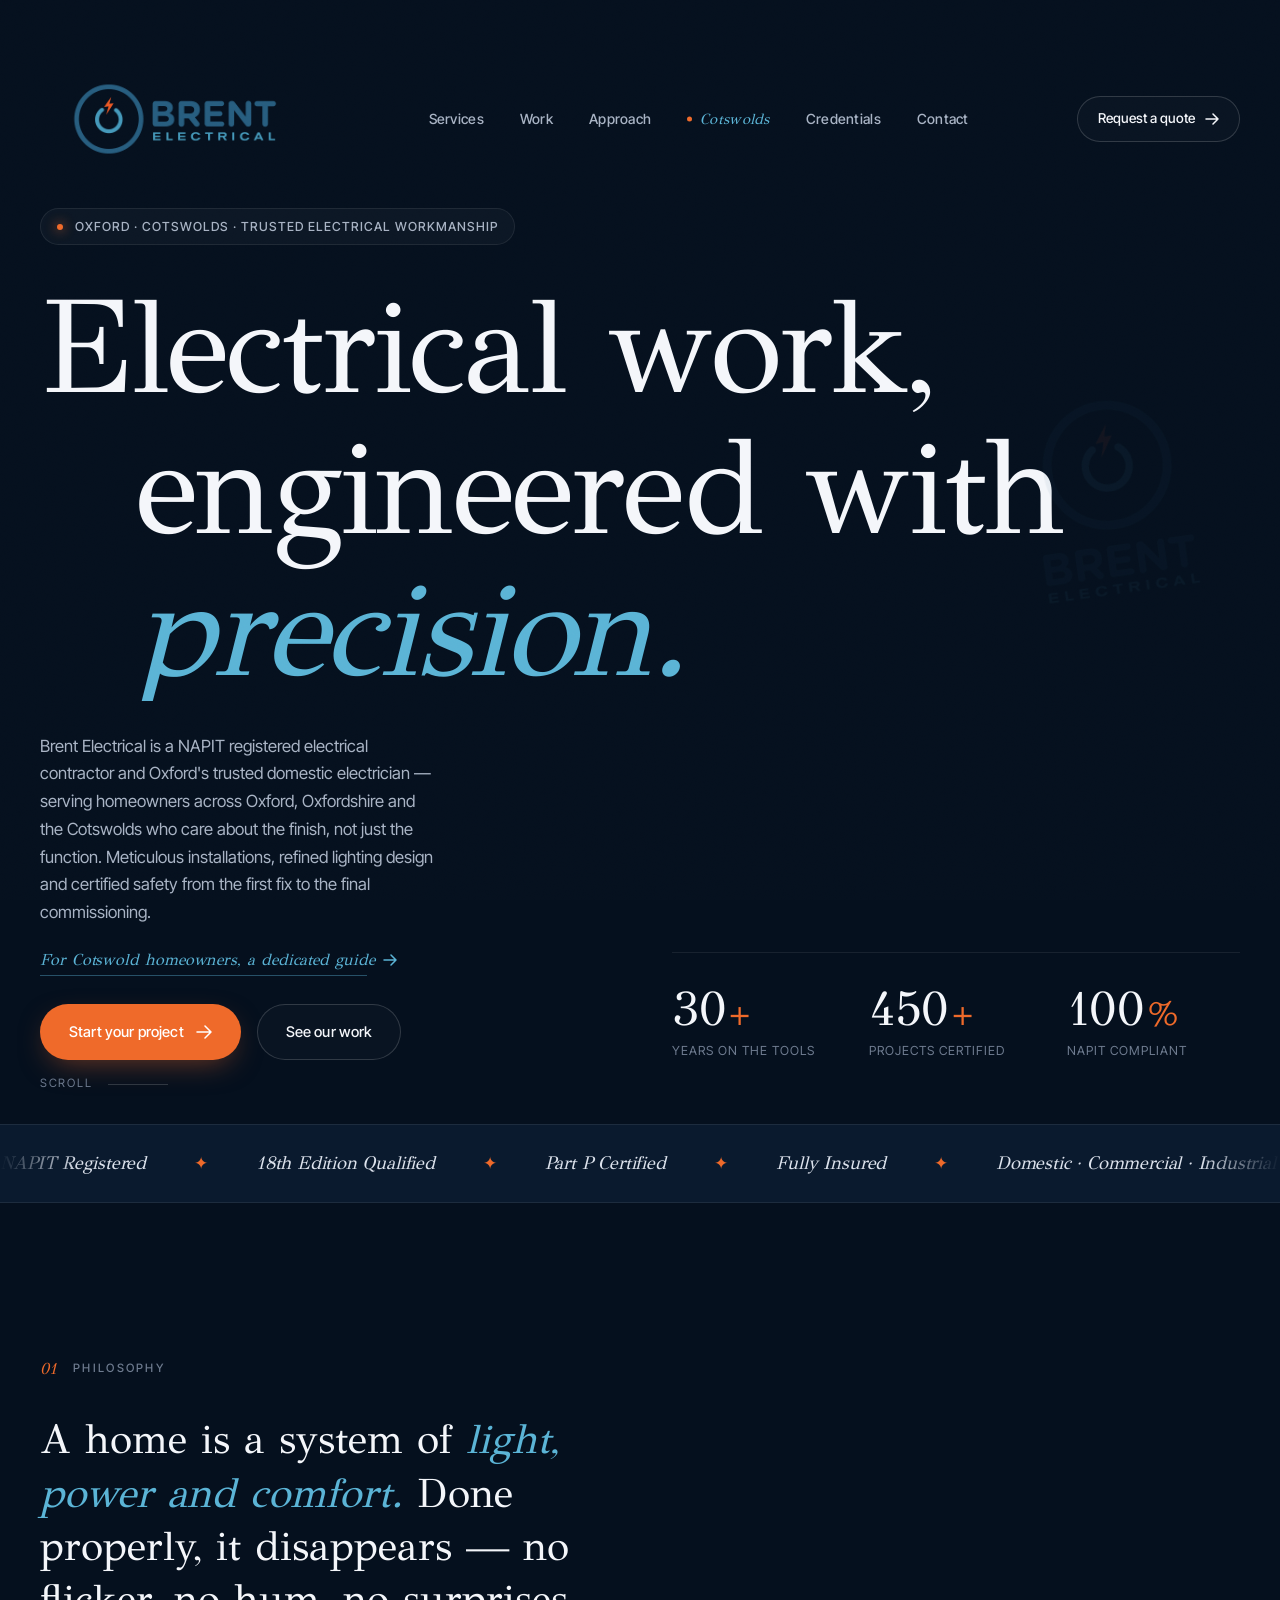
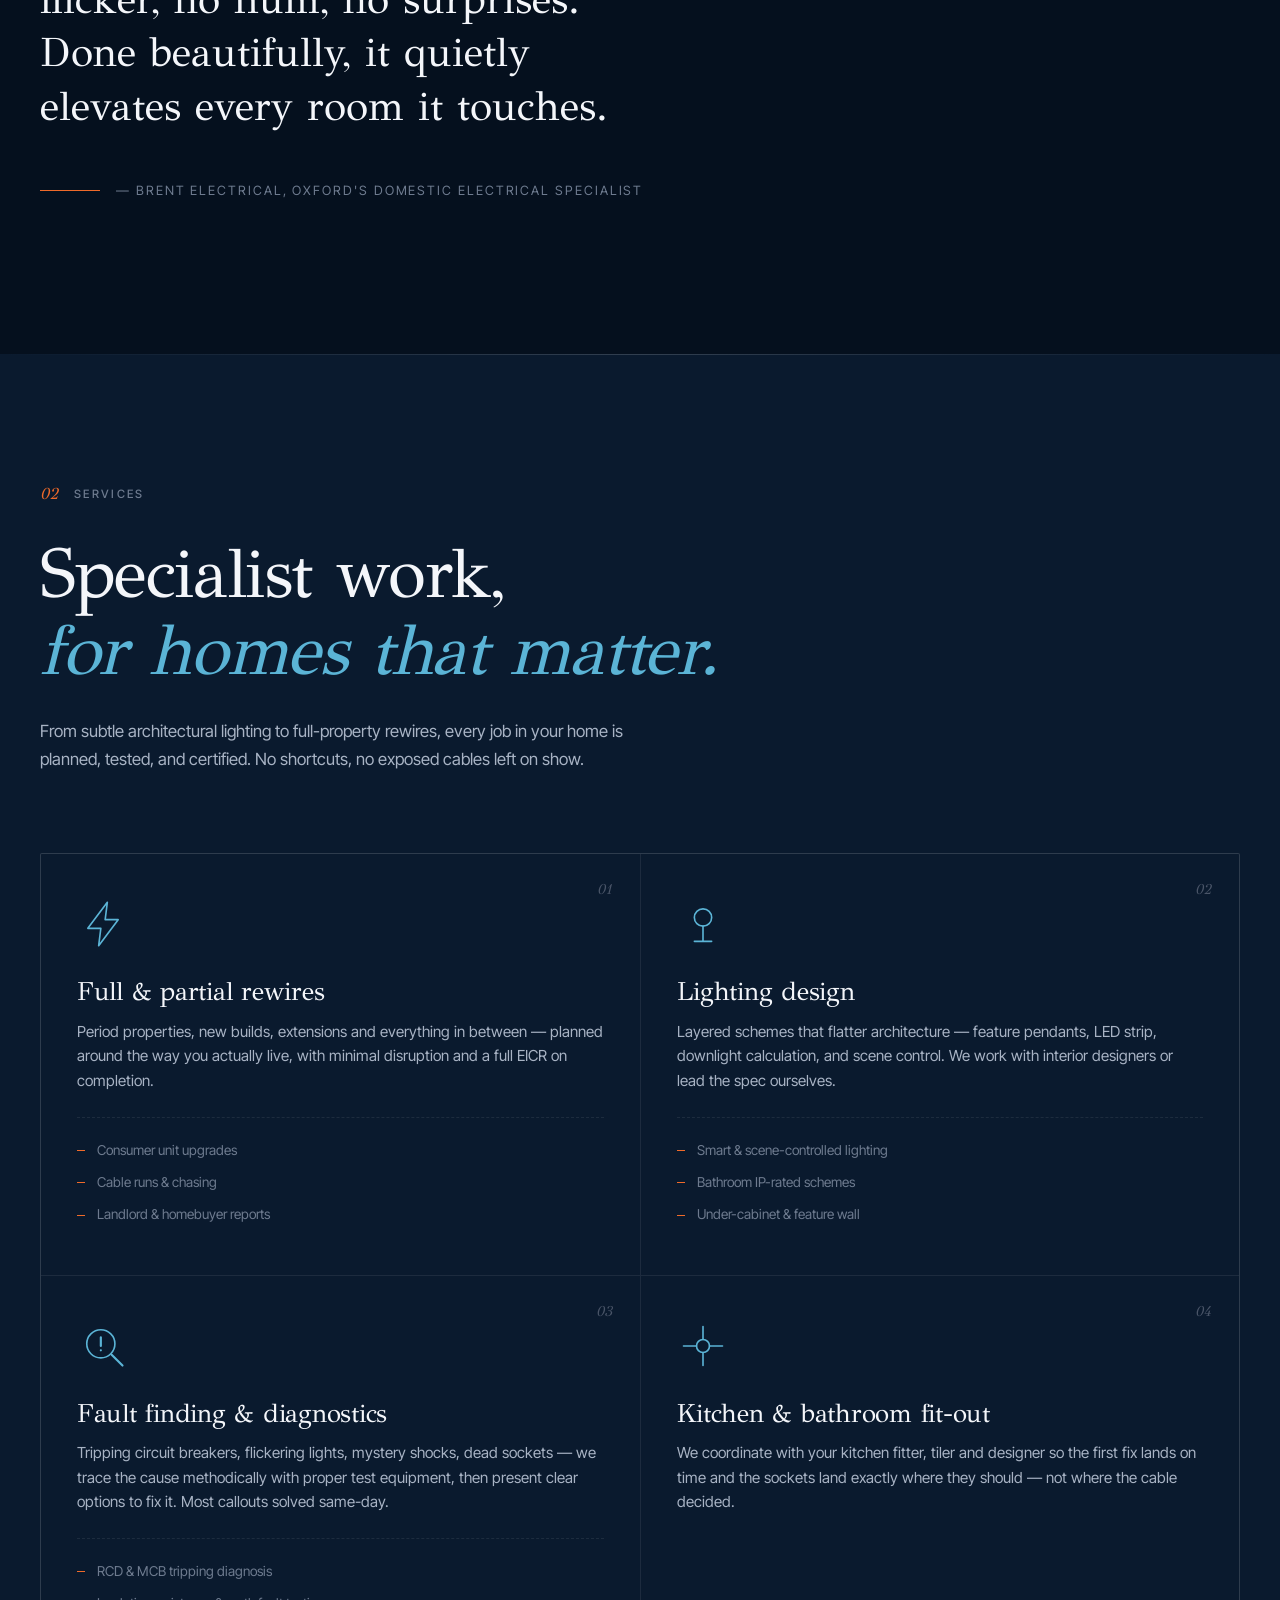
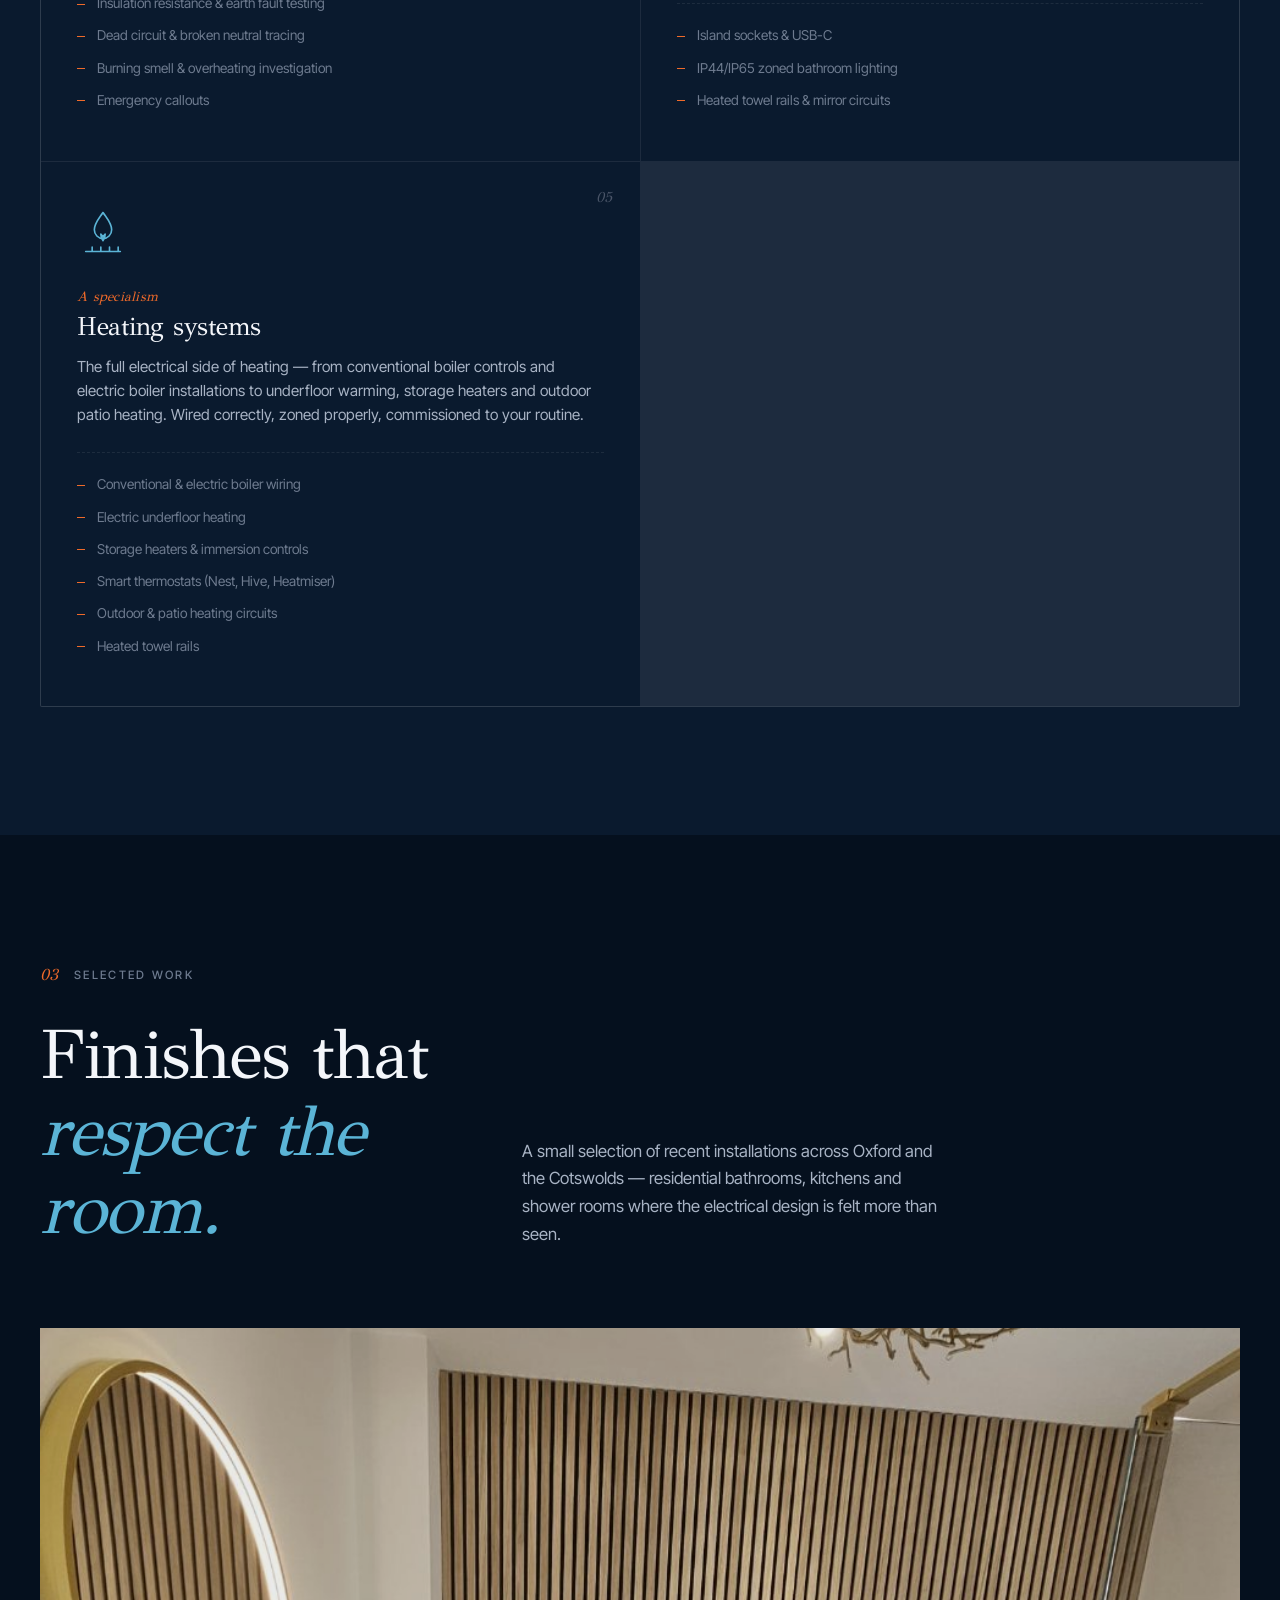
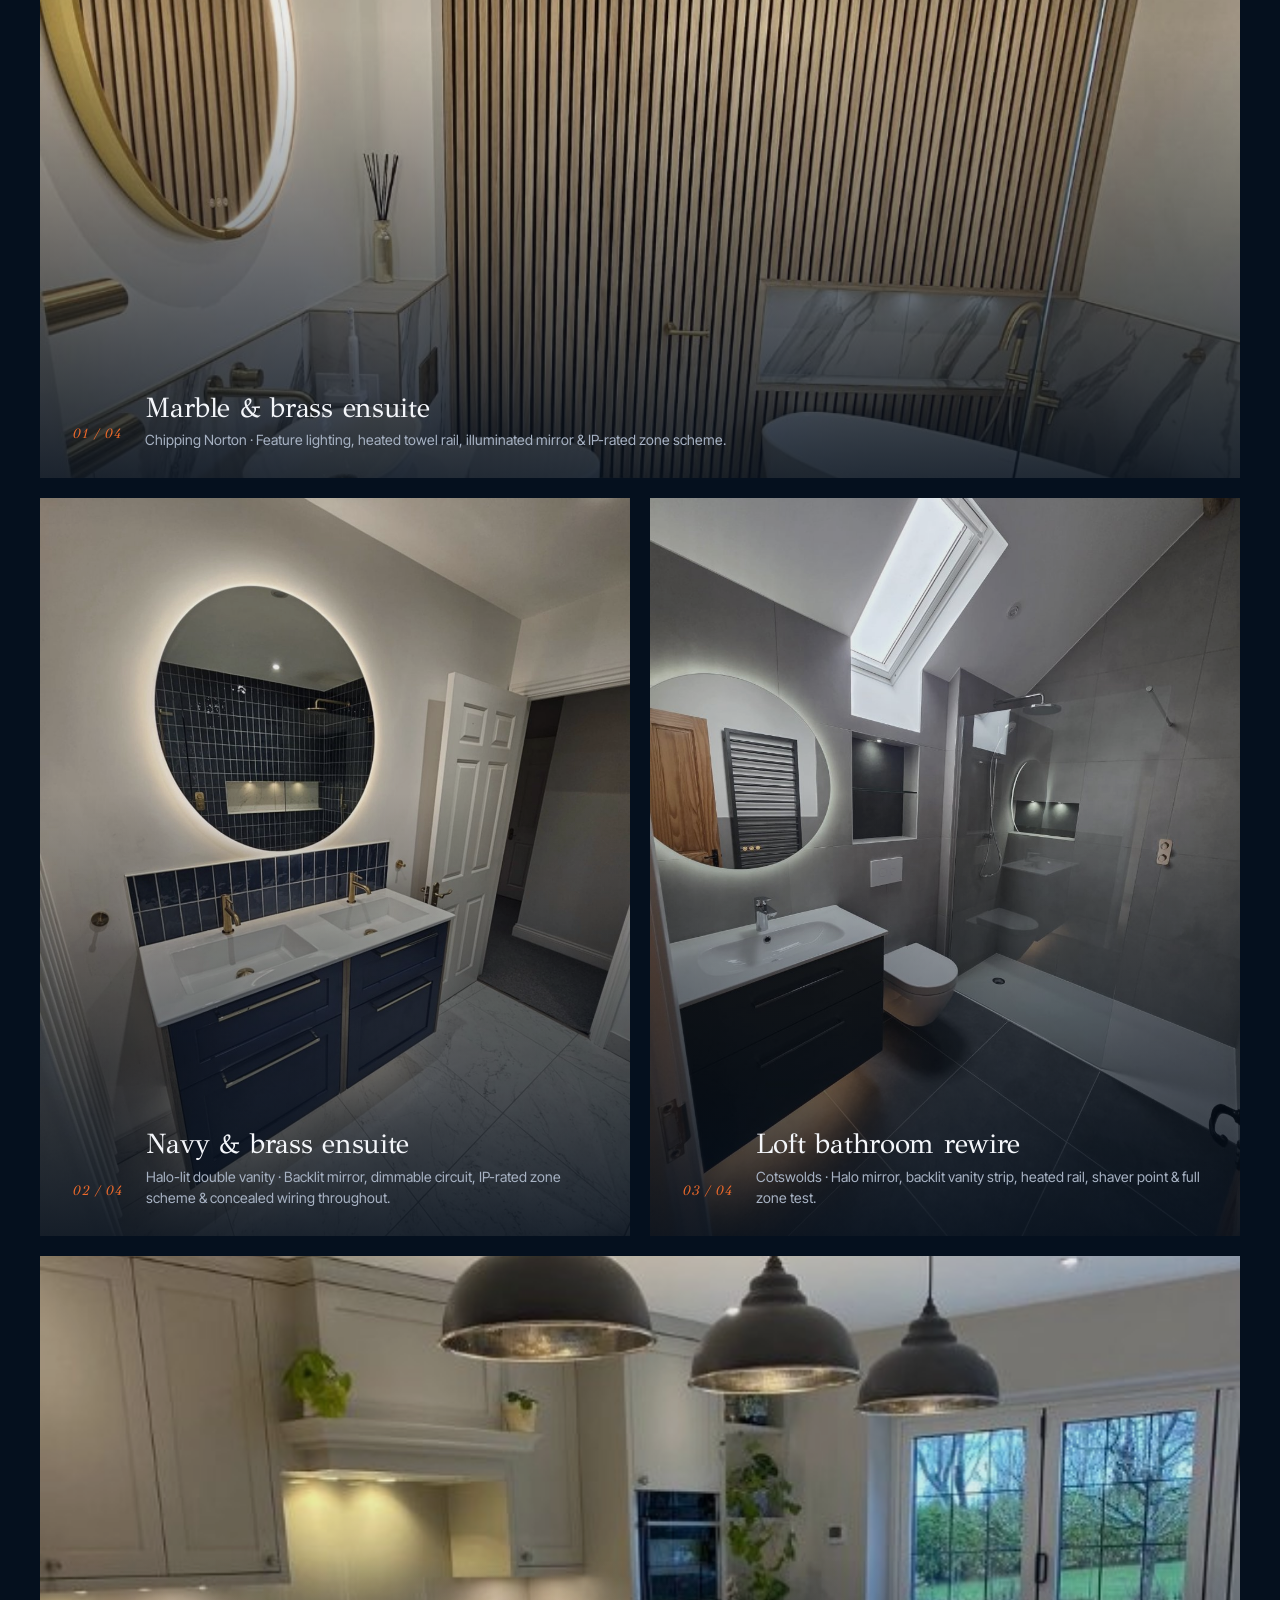
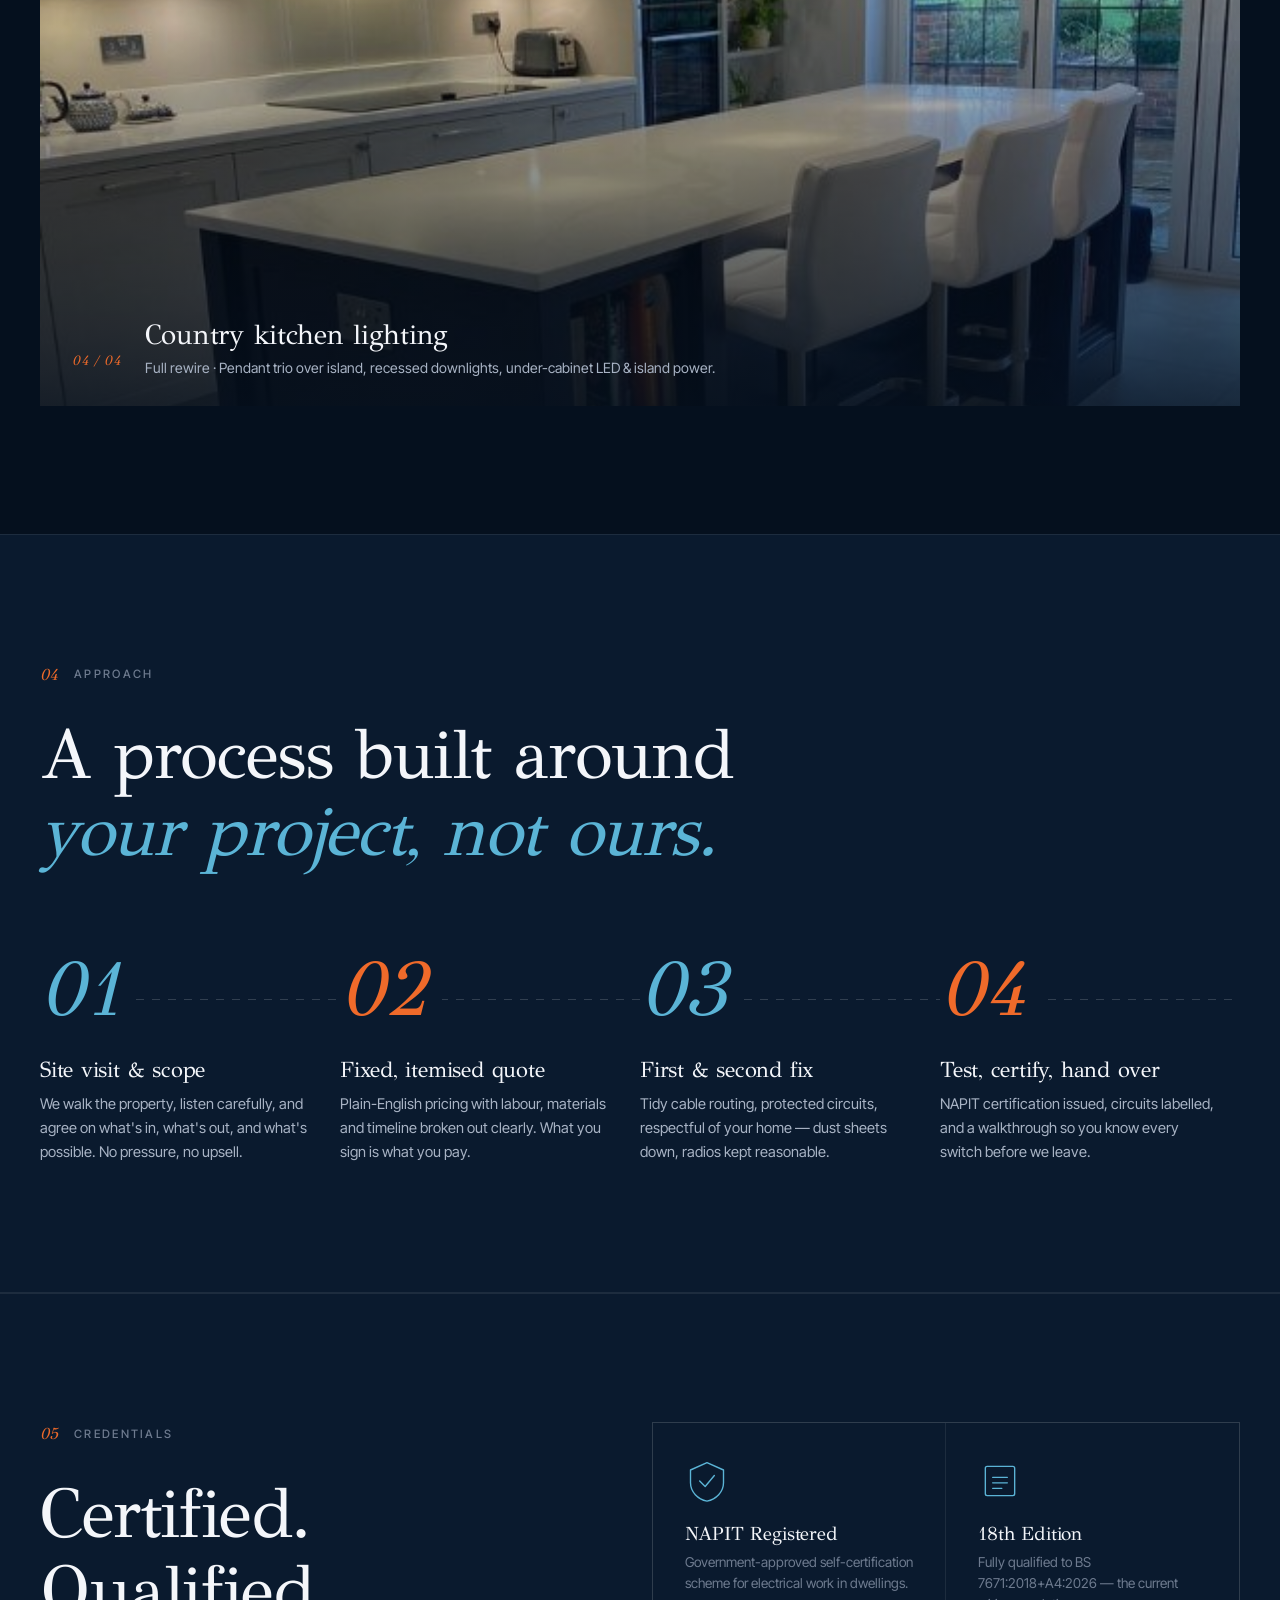
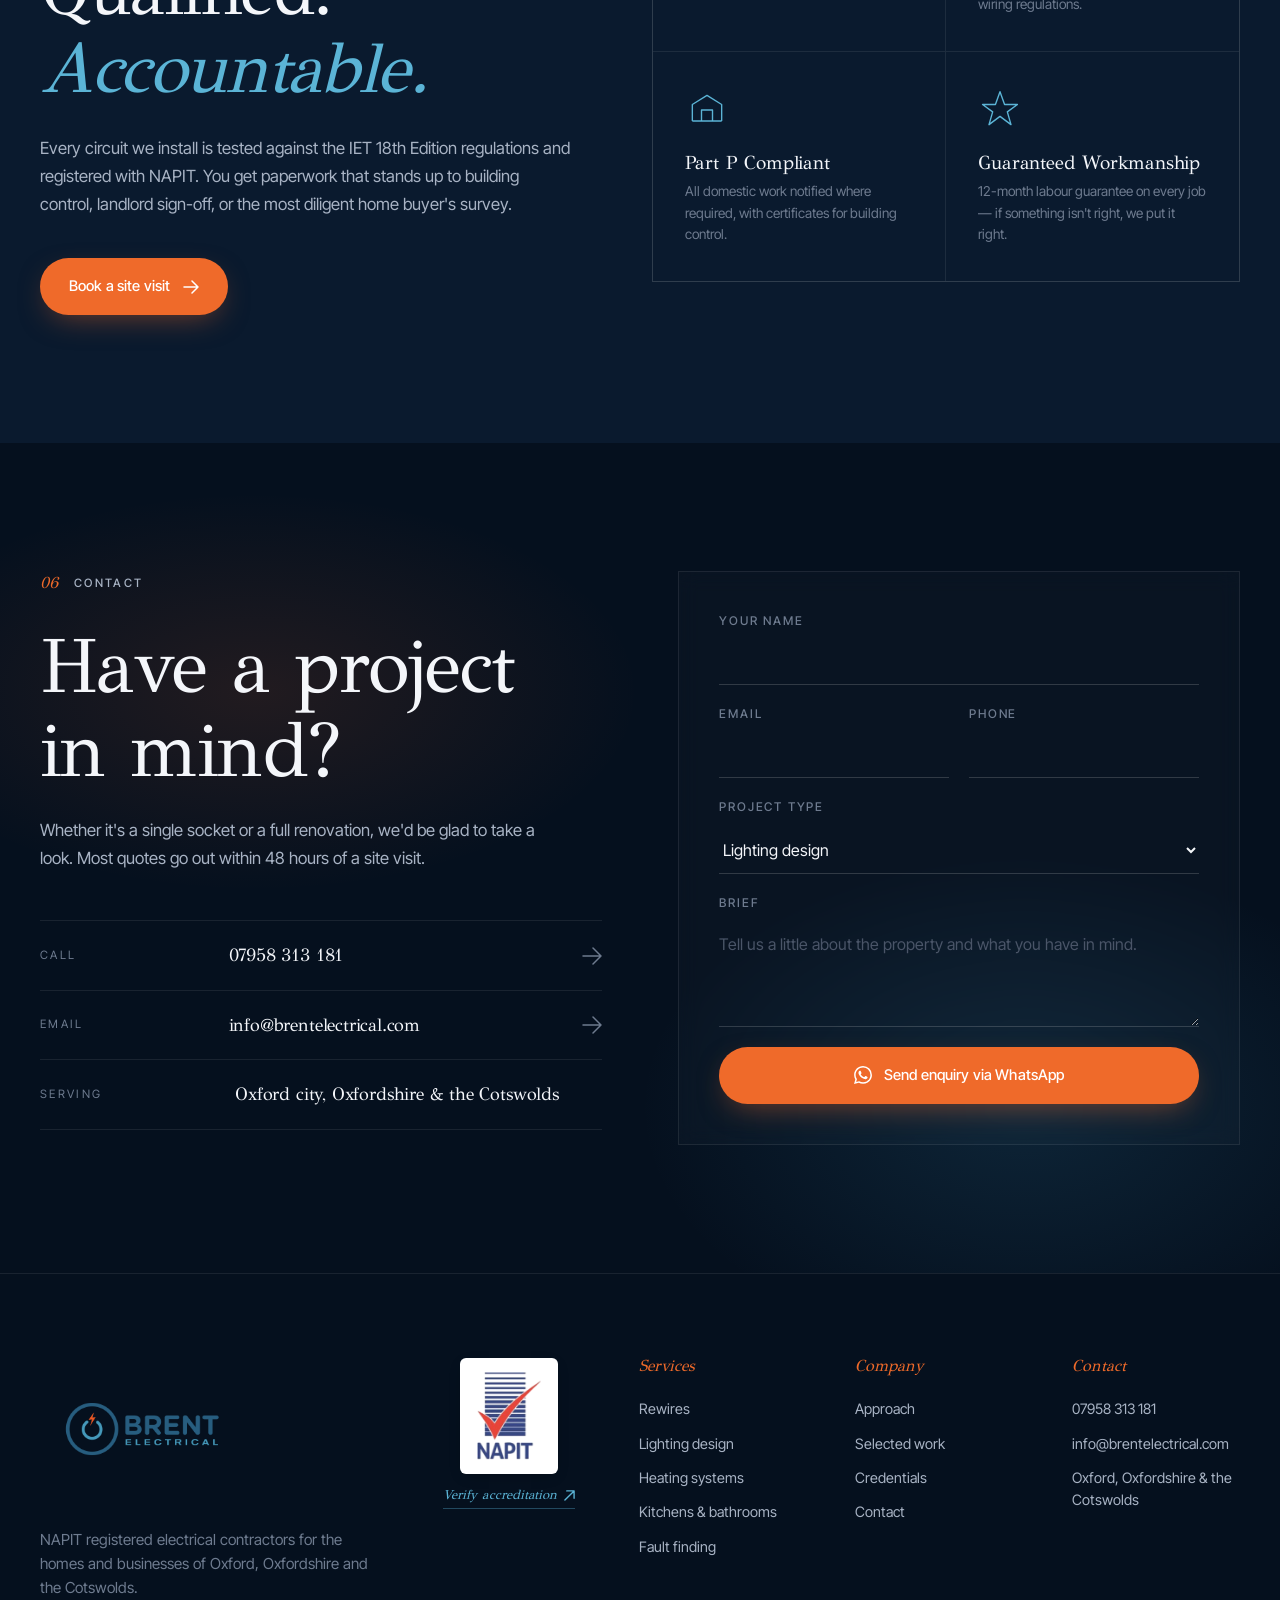
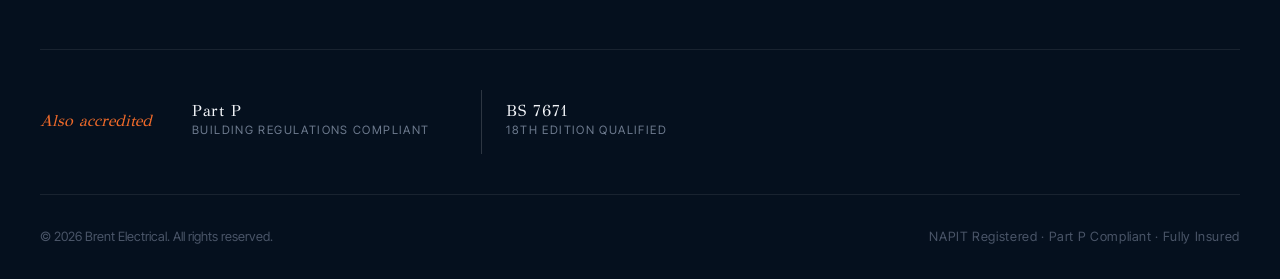
<file: indexold.html>
<!DOCTYPE html>
<html lang="en">
<head>
<meta charset="UTF-8" />
<meta name="viewport" content="width=device-width, initial-scale=1.0" />
<title>Brent Electrical — Oxfordshire's Premium Electrician</title>
<meta name="description" content="NAPIT registered electricians serving Oxford, Oxfordshire and the Cotswolds. Meticulous workmanship for premium homes and businesses — rewires, lighting design, smart homes." />
<link rel="canonical" href="https://raulene-git.github.io/Brent-Electrical/" />
<link rel="icon" type="image/png" href="assets/logo-stacked.png" />

<!-- Fonts: GFS Didot (editorial serif display) + Inter Tight for body -->
<link rel="preconnect" href="https://fonts.googleapis.com" />
<link rel="preconnect" href="https://fonts.gstatic.com" crossorigin />
<link href="https://fonts.googleapis.com/css2?family=GFS+Didot&family=Inter+Tight:wght@300;400;500;600;700&display=swap" rel="stylesheet" />

<link rel="stylesheet" href="styles.css" />
</head>
<body>

<!-- Grain overlay for filmic depth -->
<div class="grain" aria-hidden="true"></div>

<!-- Navigation -->
<header class="nav" id="nav">
  <div class="nav-inner">
    <a href="#top" class="nav-logo" aria-label="Brent Electrical home">
      <img src="assets/logo-horizontal.png" alt="Brent Electrical" />
    </a>
    <nav class="nav-links" aria-label="Main navigation">
      <a href="#services">Services</a>
      <a href="#work">Work</a>
      <a href="#approach">Approach</a>
      <a href="cotswolds/" class="nav-cotswold">Cotswolds</a>
      <a href="#trust">Credentials</a>
      <a href="#contact">Contact</a>
    </nav>
    <a href="#contact" class="nav-cta">
      <span>Request a quote</span>
      <svg width="14" height="14" viewBox="0 0 14 14" fill="none"><path d="M1 7h12M8 2l5 5-5 5" stroke="currentColor" stroke-width="1.5" stroke-linecap="round" stroke-linejoin="round"/></svg>
    </a>
    <button class="nav-burger" aria-label="Open menu" id="burger">
      <span></span><span></span>
    </button>
  </div>
  <div class="nav-mobile" id="navMobile">
    <a href="#services">Services</a>
    <a href="#work">Work</a>
    <a href="#approach">Approach</a>
    <a href="cotswolds/" class="nav-cotswold">Cotswolds</a>
    <a href="#trust">Credentials</a>
    <a href="#contact">Contact</a>
    <a href="#contact" class="nav-mobile-cta">Request a quote →</a>
  </div>
</header>

<!-- HERO -->
<section class="hero" id="top">
  <div class="hero-ambient"></div>
  <div class="hero-grid">
    <div class="hero-meta">
      <div class="hero-eyebrow">
        <span class="dot"></span>
        <span>Oxford · Cotswolds · Trusted electrical workmanship</span>
      </div>
    </div>

    <div class="hero-headline">
      <h1>
        <span class="line line-1">Electrical work,</span>
        <span class="line line-2">engineered with <em>precision.</em></span>
      </h1>
    </div>

    <div class="hero-body">
      <p>
        Brent Electrical is a NAPIT registered electrical contractor and Oxford's
        trusted domestic electrician — serving homeowners across Oxford, Oxfordshire
        and the Cotswolds who care about the finish, not just the function. Meticulous
        installations, refined lighting design and certified safety from the first fix
        to the final commissioning.
      </p>
      <a href="cotswolds/" class="hero-inline-link">
        <span>For Cotswold homeowners, a dedicated guide</span>
        <svg width="14" height="14" viewBox="0 0 14 14" fill="none" aria-hidden="true"><path d="M1 7h12M8 2l5 5-5 5" stroke="currentColor" stroke-width="1.5" stroke-linecap="round" stroke-linejoin="round"/></svg>
      </a>
      <div class="hero-cta-row">
        <a href="#contact" class="btn btn-primary">
          <span>Start your project</span>
          <svg width="16" height="16" viewBox="0 0 16 16" fill="none"><path d="M1 8h14M9 2l6 6-6 6" stroke="currentColor" stroke-width="1.5" stroke-linecap="round" stroke-linejoin="round"/></svg>
        </a>
        <a href="#work" class="btn btn-ghost">
          <span>See our work</span>
        </a>
      </div>
    </div>

    <div class="hero-stats">
      <div class="stat">
        <div class="stat-num"><span data-count="30">0</span><span class="plus">+</span></div>
        <div class="stat-label">Years on the tools</div>
      </div>
      <div class="stat">
        <div class="stat-num"><span data-count="450">0</span><span class="plus">+</span></div>
        <div class="stat-label">Projects certified</div>
      </div>
      <div class="stat">
        <div class="stat-num"><span data-count="100">0</span><span class="plus">%</span></div>
        <div class="stat-label">NAPIT compliant</div>
      </div>
    </div>

    <div class="hero-mark" aria-hidden="true">
      <img src="assets/logo-stacked.png" alt="" />
    </div>
  </div>

  <div class="hero-scroll">
    <span>Scroll</span>
    <div class="scroll-line"><div class="scroll-line-inner"></div></div>
  </div>
</section>

<!-- MARQUEE / CREDENTIALS STRIP -->
<section class="marquee" aria-label="Credentials">
  <div class="marquee-track">
    <span>NAPIT Registered</span><span class="sep">✦</span>
    <span>18th Edition Qualified</span><span class="sep">✦</span>
    <span>Part P Certified</span><span class="sep">✦</span>
    <span>Fully Insured</span><span class="sep">✦</span>
    <span>Domestic · Commercial · Industrial</span><span class="sep">✦</span>
    <span>NAPIT Registered</span><span class="sep">✦</span>
    <span>18th Edition Qualified</span><span class="sep">✦</span>
    <span>Part P Certified</span><span class="sep">✦</span>
    <span>Fully Insured</span><span class="sep">✦</span>
    <span>Domestic · Commercial · Industrial</span><span class="sep">✦</span>
    <span>NAPIT Registered</span><span class="sep">✦</span>
    <span>18th Edition Qualified</span><span class="sep">✦</span>
  </div>
</section>

<!-- INTRO / MANIFESTO -->
<section class="manifesto reveal">
  <div class="container">
    <div class="section-label"><span>01</span><span>Philosophy</span></div>
    <h2 class="manifesto-text">
      A home is a system of <em>light, power and comfort.</em> Done properly, it disappears —
      no flicker, no hum, no surprises. Done beautifully, it quietly elevates every room it touches.
    </h2>
    <div class="manifesto-signoff">
      <span class="line-deco"></span>
      <span>— Brent Electrical, Oxford's domestic electrical specialist</span>
    </div>
  </div>
</section>

<!-- SERVICES -->
<section class="services" id="services">
  <div class="container">
    <div class="section-head">
      <div class="section-label"><span>02</span><span>Services</span></div>
      <h2 class="section-title">
        Specialist work,<br/>
        <em>for homes that matter.</em>
      </h2>
      <p class="section-sub">From subtle architectural lighting to full-property rewires, every job in your home is planned, tested, and certified. No shortcuts, no exposed cables left on show.</p>
    </div>

    <div class="services-grid">
      <article class="service-card reveal" data-delay="0">
        <div class="service-number">01</div>
        <div class="service-icon">
          <svg viewBox="0 0 48 48" fill="none"><path d="M28 4L10 28h12l-2 16 18-24H26l2-16z" stroke="currentColor" stroke-width="1.5" stroke-linejoin="round"/></svg>
        </div>
        <h3>Full &amp; partial rewires</h3>
        <p>Period properties, new builds, extensions and everything in between — planned around the way you actually live, with minimal disruption and a full EICR on completion.</p>
        <ul class="service-list">
          <li>Consumer unit upgrades</li>
          <li>Cable runs &amp; chasing</li>
          <li>Landlord &amp; homebuyer reports</li>
        </ul>
      </article>

      <article class="service-card reveal" data-delay="80">
        <div class="service-number">02</div>
        <div class="service-icon">
          <svg viewBox="0 0 48 48" fill="none"><circle cx="24" cy="18" r="8" stroke="currentColor" stroke-width="1.5"/><path d="M24 26v14M16 40h16" stroke="currentColor" stroke-width="1.5" stroke-linecap="round"/></svg>
        </div>
        <h3>Lighting design</h3>
        <p>Layered schemes that flatter architecture — feature pendants, LED strip, downlight calculation, and scene control. We work with interior designers or lead the spec ourselves.</p>
        <ul class="service-list">
          <li>Smart &amp; scene-controlled lighting</li>
          <li>Bathroom IP-rated schemes</li>
          <li>Under-cabinet &amp; feature wall</li>
        </ul>
      </article>

      <article class="service-card reveal" data-delay="240">
        <div class="service-number">03</div>
        <div class="service-icon">
          <svg viewBox="0 0 48 48" fill="none"><circle cx="22" cy="22" r="13" stroke="currentColor" stroke-width="1.5"/><path d="M32 32l10 10" stroke="currentColor" stroke-width="2" stroke-linecap="round"/><path d="M22 16v8M22 28h.01" stroke="currentColor" stroke-width="2" stroke-linecap="round"/></svg>
        </div>
        <h3>Fault finding &amp; diagnostics</h3>
        <p>Tripping circuit breakers, flickering lights, mystery shocks, dead sockets — we trace the cause methodically with proper test equipment, then present clear options to fix it. Most callouts solved same-day.</p>
        <ul class="service-list">
          <li>RCD &amp; MCB tripping diagnosis</li>
          <li>Insulation resistance &amp; earth fault testing</li>
          <li>Dead circuit &amp; broken neutral tracing</li>
          <li>Burning smell &amp; overheating investigation</li>
          <li>Emergency callouts</li>
        </ul>
      </article>

      <article class="service-card reveal" data-delay="320">
        <div class="service-number">04</div>
        <div class="service-icon">
          <svg viewBox="0 0 48 48" fill="none"><path d="M24 6v12m0 12v12M6 24h12m12 0h12" stroke="currentColor" stroke-width="1.5" stroke-linecap="round"/><circle cx="24" cy="24" r="6" stroke="currentColor" stroke-width="1.5"/></svg>
        </div>
        <h3>Kitchen &amp; bathroom fit-out</h3>
        <p>We coordinate with your kitchen fitter, tiler and designer so the first fix lands on time and the sockets land exactly where they should — not where the cable decided.</p>
        <ul class="service-list">
          <li>Island sockets &amp; USB-C</li>
          <li>IP44/IP65 zoned bathroom lighting</li>
          <li>Heated towel rails &amp; mirror circuits</li>
        </ul>
      </article>

      <article class="service-card service-card-feature reveal" data-delay="400">
        <div class="service-number">05</div>
        <div class="service-feature-inner">
          <div class="service-feature-head">
            <div class="service-icon">
              <svg viewBox="0 0 48 48" fill="none"><path d="M24 6c-4 6-8 10-8 16a8 8 0 0016 0c0-6-4-10-8-16z" stroke="currentColor" stroke-width="1.5" stroke-linejoin="round"/><path d="M24 32c-2-2-2-4-2-6 1 1 2 2 2 3 0-1 1-2 2-3 0 2 0 4-2 6z" stroke="currentColor" stroke-width="1.5" stroke-linejoin="round" fill="currentColor" fill-opacity="0.2"/><path d="M8 42h32M14 38v4M22 38v4M30 38v4M38 38v4" stroke="currentColor" stroke-width="1.5" stroke-linecap="round"/></svg>
            </div>
            <div>
              <div class="service-feature-tag">A specialism</div>
              <h3>Heating systems</h3>
            </div>
          </div>
          <p>The full electrical side of heating — from conventional boiler controls and electric boiler installations to underfloor warming, storage heaters and outdoor patio heating. Wired correctly, zoned properly, commissioned to your routine.</p>
          <ul class="service-list service-list-feature">
            <li>Conventional &amp; electric boiler wiring</li>
            <li>Electric underfloor heating</li>
            <li>Storage heaters &amp; immersion controls</li>
            <li>Smart thermostats (Nest, Hive, Heatmiser)</li>
            <li>Outdoor &amp; patio heating circuits</li>
            <li>Heated towel rails</li>
          </ul>
        </div>
      </article>
    </div>
  </div>
</section>

<!-- FEATURED WORK -->
<section class="work" id="work">
  <div class="container">
    <div class="section-head section-head-work">
      <div>
        <div class="section-label"><span>03</span><span>Selected Work</span></div>
        <h2 class="section-title">Finishes that<br/><em>respect the room.</em></h2>
      </div>
      <p class="section-sub">A small selection of recent installations across Oxford and the Cotswolds — residential bathrooms, kitchens and shower rooms where the electrical design is felt more than seen.</p>
    </div>

    <div class="work-grid">
      <figure class="work-item work-item-lg reveal">
        <div class="work-img">
          <img src="assets/project-1-bathroom-gold.png" alt="Luxury marble bathroom with brass fixtures and slatted wood feature wall" loading="lazy" class="img-focal-top"/>
        </div>
        <figcaption>
          <div class="work-num">01 / 04</div>
          <div class="work-info">
            <h3>Marble &amp; brass ensuite</h3>
            <p>Chipping Norton · Feature lighting, heated towel rail, illuminated mirror &amp; IP-rated zone scheme.</p>
          </div>
        </figcaption>
      </figure>

      <figure class="work-item work-item-sm reveal" data-delay="120">
        <div class="work-img">
          <img src="assets/project-2-bathroom-navy.jpg" alt="Navy-tiled bathroom with halo backlit mirror, brass taps and marble flooring" loading="lazy" class="img-focal-mirror"/>
        </div>
        <figcaption>
          <div class="work-num">02 / 04</div>
          <div class="work-info">
            <h3>Navy &amp; brass ensuite</h3>
            <p>Halo-lit double vanity · Backlit mirror, dimmable circuit, IP-rated zone scheme &amp; concealed wiring throughout.</p>
          </div>
        </figcaption>
      </figure>

      <figure class="work-item work-item-sm reveal" data-delay="200">
        <div class="work-img">
          <img src="assets/project-3-bathroom-grey.png" alt="Modern grey bathroom with backlit circular mirror and walk-in shower" loading="lazy" class="img-focal-center"/>
        </div>
        <figcaption>
          <div class="work-num">03 / 04</div>
          <div class="work-info">
            <h3>Loft bathroom rewire</h3>
            <p>Cotswolds · Halo mirror, backlit vanity strip, heated rail, shaver point &amp; full zone test.</p>
          </div>
        </figcaption>
      </figure>

      <figure class="work-item work-item-lg reveal" data-delay="280">
        <div class="work-img">
          <img src="assets/project-4-kitchen.png" alt="Shaker kitchen with navy island and industrial pendant lights" loading="lazy" class="img-focal-top"/>
        </div>
        <figcaption>
          <div class="work-num">04 / 04</div>
          <div class="work-info">
            <h3>Country kitchen lighting</h3>
            <p>Full rewire · Pendant trio over island, recessed downlights, under-cabinet LED &amp; island power.</p>
          </div>
        </figcaption>
      </figure>
    </div>
  </div>
</section>

<!-- APPROACH / PROCESS -->
<section class="approach" id="approach">
  <div class="container">
    <div class="section-head">
      <div class="section-label"><span>04</span><span>Approach</span></div>
      <h2 class="section-title">A process built around<br/><em>your project, not ours.</em></h2>
    </div>

    <ol class="process">
      <li class="process-step reveal">
        <div class="process-num">01</div>
        <div class="process-body">
          <h3>Site visit &amp; scope</h3>
          <p>We walk the property, listen carefully, and agree on what's in, what's out, and what's possible. No pressure, no upsell.</p>
        </div>
      </li>
      <li class="process-step reveal" data-delay="80">
        <div class="process-num">02</div>
        <div class="process-body">
          <h3>Fixed, itemised quote</h3>
          <p>Plain-English pricing with labour, materials and timeline broken out clearly. What you sign is what you pay.</p>
        </div>
      </li>
      <li class="process-step reveal" data-delay="160">
        <div class="process-num">03</div>
        <div class="process-body">
          <h3>First &amp; second fix</h3>
          <p>Tidy cable routing, protected circuits, respectful of your home — dust sheets down, radios kept reasonable.</p>
        </div>
      </li>
      <li class="process-step reveal" data-delay="240">
        <div class="process-num">04</div>
        <div class="process-body">
          <h3>Test, certify, hand over</h3>
          <p>NAPIT certification issued, circuits labelled, and a walkthrough so you know every switch before we leave.</p>
        </div>
      </li>
    </ol>
  </div>
</section>

<!-- TRUST / CREDENTIALS -->
<section class="trust" id="trust">
  <div class="container">
    <div class="trust-grid">
      <div class="trust-left">
        <div class="section-label"><span>05</span><span>Credentials</span></div>
        <h2 class="section-title">Certified.<br/>Qualified.<br/><em>Accountable.</em></h2>
        <p class="section-sub">Every circuit we install is tested against the IET 18th Edition regulations and registered with NAPIT. You get paperwork that stands up to building control, landlord sign-off, or the most diligent home buyer's survey.</p>
        <a href="#contact" class="btn btn-primary">
          <span>Book a site visit</span>
          <svg width="16" height="16" viewBox="0 0 16 16" fill="none"><path d="M1 8h14M9 2l6 6-6 6" stroke="currentColor" stroke-width="1.5" stroke-linecap="round" stroke-linejoin="round"/></svg>
        </a>
      </div>
      <div class="trust-right">
        <div class="credential">
          <div class="credential-badge">
            <svg viewBox="0 0 48 48" fill="none"><path d="M24 4l18 8v14c0 10-8 18-18 20-10-2-18-10-18-20V12l18-8z" stroke="currentColor" stroke-width="1.5" stroke-linejoin="round"/><path d="M16 24l6 6 10-12" stroke="currentColor" stroke-width="1.5" stroke-linecap="round" stroke-linejoin="round"/></svg>
          </div>
          <h4>NAPIT Registered</h4>
          <p>Government-approved self-certification scheme for electrical work in dwellings.</p>
        </div>
        <div class="credential">
          <div class="credential-badge">
            <svg viewBox="0 0 48 48" fill="none"><rect x="8" y="8" width="32" height="32" rx="2" stroke="currentColor" stroke-width="1.5"/><path d="M16 20h16M16 26h16M16 32h10" stroke="currentColor" stroke-width="1.5" stroke-linecap="round"/></svg>
          </div>
          <h4>18th Edition</h4>
          <p>Fully qualified to BS 7671:2018+A4:2026 — the current wiring regulations.</p>
        </div>
        <div class="credential">
          <div class="credential-badge">
            <svg viewBox="0 0 48 48" fill="none"><path d="M8 36V18l16-10 16 10v18" stroke="currentColor" stroke-width="1.5" stroke-linejoin="round"/><path d="M8 36h32M18 36V24h12v12" stroke="currentColor" stroke-width="1.5" stroke-linejoin="round"/></svg>
          </div>
          <h4>Part P Compliant</h4>
          <p>All domestic work notified where required, with certificates for building control.</p>
        </div>
        <div class="credential">
          <div class="credential-badge">
            <svg viewBox="0 0 48 48" fill="none"><path d="M24 4l5 14h14l-11 8 4 14-12-9-12 9 4-14L5 18h14l5-14z" stroke="currentColor" stroke-width="1.5" stroke-linejoin="round"/></svg>
          </div>
          <h4>Guaranteed Workmanship</h4>
          <p>12-month labour guarantee on every job — if something isn't right, we put it right.</p>
        </div>
      </div>
    </div>
  </div>
</section>

<!-- CONTACT CTA -->
<section class="contact" id="contact">
  <div class="contact-ambient"></div>
  <div class="container">
    <div class="contact-inner">
      <div class="contact-left">
        <div class="section-label light"><span>06</span><span>Contact</span></div>
        <h2 class="contact-title">
          Have a project<br/>in mind?
        </h2>
        <p class="contact-sub">Whether it's a single socket or a full renovation, we'd be glad to take a look. Most quotes go out within 48 hours of a site visit.</p>

        <div class="contact-methods">
          <a href="tel:07958313181" class="contact-method">
            <div class="cm-label">Call</div>
            <div class="cm-value">07958 313 181</div>
            <svg width="20" height="20" viewBox="0 0 20 20" fill="none"><path d="M1 10h18M11 2l8 8-8 8" stroke="currentColor" stroke-width="1.5" stroke-linecap="round" stroke-linejoin="round"/></svg>
          </a>
          <a href="mailto:info@brentelectrical.com" class="contact-method">
            <div class="cm-label">Email</div>
            <div class="cm-value">info@brentelectrical.com</div>
            <svg width="20" height="20" viewBox="0 0 20 20" fill="none"><path d="M1 10h18M11 2l8 8-8 8" stroke="currentColor" stroke-width="1.5" stroke-linecap="round" stroke-linejoin="round"/></svg>
          </a>
          <div class="contact-method contact-method-static">
            <div class="cm-label">Serving</div>
            <div class="cm-value">Oxford city, Oxfordshire &amp; the Cotswolds</div>
          </div>
        </div>
      </div>

      <form class="contact-form" id="contactForm" novalidate>
        <div class="field">
          <label for="name">Your name</label>
          <input type="text" id="name" name="name" required />
        </div>
        <div class="field-row">
          <div class="field">
            <label for="email">Email</label>
            <input type="email" id="email" name="email" required />
          </div>
          <div class="field">
            <label for="phone">Phone</label>
            <input type="tel" id="phone" name="phone" />
          </div>
        </div>
        <div class="field">
          <label for="type">Project type</label>
          <select id="type" name="type">
            <option>Lighting design</option>
            <option>Full or partial rewire</option>
            <option>Kitchen / bathroom fit-out</option>
            <option>Heating systems</option>
            <option>Fault finding &amp; diagnostics</option>
            <option>Something else</option>
          </select>
        </div>
        <div class="field">
          <label for="message">Brief</label>
          <textarea id="message" name="message" rows="4" placeholder="Tell us a little about the property and what you have in mind."></textarea>
        </div>
        <button type="submit" class="btn btn-primary btn-full">
          <svg width="18" height="18" viewBox="0 0 24 24" fill="currentColor" aria-hidden="true"><path d="M17.472 14.382c-.297-.149-1.758-.867-2.03-.967-.273-.099-.471-.148-.67.15-.197.297-.767.966-.94 1.164-.173.199-.347.223-.644.075-.297-.15-1.255-.463-2.39-1.475-.883-.788-1.48-1.761-1.653-2.059-.173-.297-.018-.458.13-.606.134-.133.298-.347.446-.52.149-.174.198-.298.298-.497.099-.198.05-.371-.025-.52-.075-.149-.669-1.612-.916-2.207-.242-.579-.487-.5-.669-.51-.173-.008-.371-.01-.57-.01-.198 0-.52.074-.792.372-.272.297-1.04 1.016-1.04 2.479 0 1.462 1.065 2.875 1.213 3.074.149.198 2.096 3.2 5.077 4.487.709.306 1.262.489 1.694.625.712.227 1.36.195 1.871.118.571-.085 1.758-.719 2.006-1.413.248-.694.248-1.289.173-1.413-.074-.124-.272-.198-.57-.347m-5.421 7.403h-.004a9.87 9.87 0 01-5.031-1.378l-.361-.214-3.741.982.998-3.648-.235-.374a9.86 9.86 0 01-1.51-5.26c.001-5.45 4.436-9.884 9.888-9.884 2.64 0 5.122 1.03 6.988 2.898a9.825 9.825 0 012.893 6.994c-.003 5.45-4.437 9.884-9.885 9.884m8.413-18.297A11.815 11.815 0 0012.05 0C5.495 0 .16 5.335.157 11.892c0 2.096.547 4.142 1.588 5.945L.057 24l6.305-1.654a11.882 11.882 0 005.683 1.448h.005c6.554 0 11.89-5.335 11.893-11.893a11.821 11.821 0 00-3.48-8.413Z"/></svg>
          <span>Send enquiry via WhatsApp</span>
        </button>
      </form>
    </div>
  </div>
</section>

<!-- FOOTER -->
<footer class="footer">
  <div class="container">
    <div class="footer-top">
      <div class="footer-brand">
        <div class="footer-brand-main">
          <img src="assets/logo-horizontal.png" alt="Brent Electrical" class="footer-brand-logo" />
          <p>NAPIT registered electrical contractors for the homes and businesses of Oxford, Oxfordshire and the Cotswolds.</p>
        </div>
        <div class="footer-napit-wrap">
          <a href="https://search.napit.org.uk/member/78226/brent-electrical" target="_blank" rel="noopener noreferrer" class="footer-napit" aria-label="View NAPIT accreditation for Brent Electrical">
            <img src="assets/napit-logo.png" alt="NAPIT Registered" />
          </a>
          <a href="https://search.napit.org.uk/member/78226/brent-electrical" target="_blank" rel="noopener noreferrer" class="footer-napit-verify">
            <span>Verify accreditation</span>
            <svg width="11" height="11" viewBox="0 0 12 12" fill="none" aria-hidden="true"><path d="M3 1h8v8M11 1L1 11" stroke="currentColor" stroke-width="1.5" stroke-linecap="round" stroke-linejoin="round"/></svg>
          </a>
        </div>
      </div>
      <div class="footer-cols">
        <div class="footer-col">
          <h5>Services</h5>
          <a href="#services">Rewires</a>
          <a href="#services">Lighting design</a>
          <a href="#services">Heating systems</a>
          <a href="#services">Kitchens &amp; bathrooms</a>
          <a href="#services">Fault finding</a>
        </div>
        <div class="footer-col">
          <h5>Company</h5>
          <a href="#approach">Approach</a>
          <a href="#work">Selected work</a>
          <a href="#trust">Credentials</a>
          <a href="#contact">Contact</a>
        </div>
        <div class="footer-col">
          <h5>Contact</h5>
          <a href="tel:07958313181">07958 313 181</a>
          <a href="mailto:info@brentelectrical.com">info@brentelectrical.com</a>
          <span>Oxford, Oxfordshire &amp; the Cotswolds</span>
        </div>
      </div>
    </div>
    <div class="footer-accred">
      <div class="footer-accred-label">Also accredited</div>
      <div class="footer-accred-marks">
        <div class="accred-mark">
          <strong>Part P</strong>
          <span>Building Regulations Compliant</span>
        </div>
        <div class="accred-mark">
          <strong>BS 7671</strong>
          <span>18th Edition Qualified</span>
        </div>
      </div>
    </div>
    <div class="footer-bottom">
      <span>© <span id="year"></span> Brent Electrical. All rights reserved.</span>
      <span class="footer-meta">NAPIT Registered · Part P Compliant · Fully Insured</span>
    </div>
  </div>
</footer>

<script src="script.js"></script>
</body>
</html>
</file>
<file: styles.css>
/* ============================================================
   BRENT ELECTRICAL — Premium editorial dark theme
   Palette driven by the logo: deep navy, mid teal-blue, 
   ember orange accent (the lightning bolt).
   ============================================================ */

:root {
  /* Core palette — pulled from the logo */
  --navy-950: #05101e;        /* deepest — background */
  --navy-900: #0a1a2e;        /* primary surface */
  --navy-800: #0f2540;        /* elevated surface */
  --navy-700: #17324f;        /* borders / hover */
  --navy-600: #1f4367;        /* logo deep blue */
  --blue-500: #3d9bc9;        /* logo mid-blue */
  --blue-400: #5bb4d6;        /* logo light-blue */
  --ember:    #ef6a2a;        /* logo bolt accent */
  --ember-soft: #f58b52;

  --ink-100: #f4f6fa;
  --ink-200: #dde3ed;
  --ink-300: #a8b3c4;
  --ink-400: #6e7b8f;
  --ink-500: #4a5568;

  --line: rgba(255,255,255,0.08);
  --line-strong: rgba(255,255,255,0.16);

  /* Typography */
  --font-display: 'GFS Didot', Didot, 'Bodoni MT', serif;
  --font-manifesto: 'GFS Didot', Didot, 'Bodoni MT', serif;
  --font-body: 'Inter Tight', -apple-system, BlinkMacSystemFont, sans-serif;

  /* Motion */
  --ease: cubic-bezier(0.22, 1, 0.36, 1);
  --ease-snap: cubic-bezier(0.4, 0, 0.2, 1);

  /* Layout */
  --max: 1320px;
  --pad: clamp(1.25rem, 4vw, 2.5rem);
}

* { box-sizing: border-box; margin: 0; padding: 0; }

html {
  scroll-behavior: smooth;
  -webkit-text-size-adjust: 100%;
  background: var(--navy-950);
}

section[id] { scroll-margin-top: 260px; }

body {
  font-family: var(--font-body);
  font-weight: 400;
  color: var(--ink-200);
  background: var(--navy-950);
  line-height: 1.55;
  -webkit-font-smoothing: antialiased;
  -moz-osx-font-smoothing: grayscale;
  overflow-x: hidden;
  position: relative;
}

img { max-width: 100%; display: block; }

a { color: inherit; text-decoration: none; }
button { font: inherit; color: inherit; background: none; border: 0; cursor: pointer; }

.container {
  max-width: var(--max);
  margin: 0 auto;
  padding: 0 var(--pad);
  position: relative;
}

/* ---------- GRAIN OVERLAY ---------- */
.grain {
  position: fixed;
  inset: 0;
  pointer-events: none;
  z-index: 9999;
  opacity: 0.035;
  mix-blend-mode: overlay;
  background-image: url("data:image/svg+xml;utf8,<svg viewBox='0 0 200 200' xmlns='http://www.w3.org/2000/svg'><filter id='n'><feTurbulence type='fractalNoise' baseFrequency='0.9' numOctaves='2' stitchTiles='stitch'/></filter><rect width='100%' height='100%' filter='url(%23n)' opacity='1'/></svg>");
  background-size: 200px 200px;
}

/* ============================================================
   NAVIGATION
   ============================================================ */
.nav {
  position: fixed;
  top: 0; left: 0; right: 0;
  z-index: 100;
  padding: 1.25rem 0;
  transition: padding 0.4s var(--ease), background 0.4s var(--ease), backdrop-filter 0.4s var(--ease), border-color 0.4s var(--ease);
  border-bottom: 1px solid transparent;
}

.nav.scrolled {
  padding: 0.75rem 0;
  background: rgba(5, 16, 30, 0.72);
  backdrop-filter: blur(20px) saturate(180%);
  -webkit-backdrop-filter: blur(20px) saturate(180%);
  border-bottom-color: var(--line);
}

.nav-inner {
  max-width: var(--max);
  margin: 0 auto;
  padding: 0 var(--pad);
  display: flex;
  align-items: center;
  justify-content: space-between;
  gap: 2rem;
}

.nav-logo img {
  width: 280px;
  height: auto;
  transition: width 0.4s var(--ease), transform 0.4s var(--ease);
}
.nav.scrolled .nav-logo img {
  width: 200px;
}
.nav-logo:hover img { transform: scale(1.04); }

.nav-links {
  display: flex;
  gap: 2.25rem;
  align-items: center;
}
.nav-links a {
  font-size: 0.875rem;
  font-weight: 500;
  letter-spacing: 0.02em;
  color: var(--ink-300);
  position: relative;
  padding: 0.4rem 0;
  transition: color 0.3s var(--ease);
}
.nav-links a::after {
  content: '';
  position: absolute;
  left: 0; bottom: 0;
  width: 0; height: 1px;
  background: var(--ember);
  transition: width 0.4s var(--ease);
}
.nav-links a:hover { color: var(--ink-100); }
.nav-links a:hover::after { width: 100%; }

/* Cotswolds nav item — subtle italic + orange dot to flag it as a sub-page */
.nav-links a.nav-cotswold,
.nav-mobile a.nav-cotswold {
  font-family: var(--font-display);
  font-style: italic;
  font-weight: 400;
  font-size: 0.92rem;
  color: var(--blue-400);
  position: relative;
  padding-left: 0.8rem;
}
.nav-links a.nav-cotswold::before,
.nav-mobile a.nav-cotswold::before {
  content: '';
  position: absolute;
  left: 0;
  top: 50%;
  transform: translateY(-50%);
  width: 5px;
  height: 5px;
  border-radius: 50%;
  background: var(--ember);
}
.nav-links a.nav-cotswold:hover { color: var(--ember); }
.nav-mobile a.nav-cotswold {
  font-size: 1.05rem;
}

.nav-cta {
  display: inline-flex;
  align-items: center;
  gap: 0.6rem;
  padding: 0.7rem 1.25rem;
  border: 1px solid var(--line-strong);
  border-radius: 999px;
  font-size: 0.85rem;
  font-weight: 500;
  color: var(--ink-100);
  background: rgba(255,255,255,0.02);
  transition: all 0.35s var(--ease);
}
.nav-cta:hover {
  background: var(--ember);
  border-color: var(--ember);
  color: #fff;
  transform: translateY(-1px);
}
.nav-cta:hover svg { transform: translateX(3px); }
.nav-cta svg { transition: transform 0.35s var(--ease); }

.nav-burger {
  display: none;
  width: 36px; height: 36px;
  flex-direction: column;
  justify-content: center;
  align-items: center;
  gap: 6px;
}
.nav-burger span {
  display: block;
  width: 22px; height: 1.5px;
  background: var(--ink-100);
  transition: transform 0.35s var(--ease), opacity 0.3s;
}
.nav-burger.open span:nth-child(1) { transform: translateY(4px) rotate(45deg); }
.nav-burger.open span:nth-child(2) { transform: translateY(-4px) rotate(-45deg); }

.nav-mobile {
  display: none;
  position: fixed;
  top: 156px; left: 0; right: 0;
  background: rgba(5, 16, 30, 0.98);
  backdrop-filter: blur(20px);
  flex-direction: column;
  gap: 0;
  padding: 1rem 0;
  border-bottom: 1px solid var(--line);
  transform: translateY(-20px);
  opacity: 0;
  pointer-events: none;
  transition: all 0.35s var(--ease);
}
.nav-mobile.open {
  transform: translateY(0);
  opacity: 1;
  pointer-events: auto;
}
.nav-mobile a {
  padding: 1rem var(--pad);
  border-bottom: 1px solid var(--line);
  font-size: 1.1rem;
  font-family: var(--font-display);
  color: var(--ink-100);
}
.nav-mobile a:last-child { border-bottom: 0; }
.nav-mobile-cta {
  color: var(--ember) !important;
  font-weight: 500;
}

/* ============================================================
   HERO
   ============================================================ */
.hero {
  position: relative;
  min-height: 100vh;
  min-height: 100svh;
  padding: 13rem 0 4rem;
  display: flex;
  flex-direction: column;
  justify-content: flex-start;
  overflow: hidden;
}

.hero-ambient {
  position: absolute;
  inset: 0;
  background:
    radial-gradient(ellipse 60% 40% at 80% 20%, rgba(61, 155, 201, 0.18), transparent 60%),
    radial-gradient(ellipse 50% 50% at 10% 90%, rgba(31, 67, 103, 0.4), transparent 60%),
    radial-gradient(ellipse 40% 30% at 70% 90%, rgba(239, 106, 42, 0.08), transparent 60%),
    linear-gradient(180deg, var(--navy-950) 0%, var(--navy-900) 100%);
  z-index: -1;
}

/* Faint grid behind hero */
.hero::before {
  content: '';
  position: absolute;
  inset: 0;
  background-image:
    linear-gradient(var(--line) 1px, transparent 1px),
    linear-gradient(90deg, var(--line) 1px, transparent 1px);
  background-size: 80px 80px;
  mask-image: radial-gradient(ellipse 80% 70% at 50% 50%, black 30%, transparent 75%);
  -webkit-mask-image: radial-gradient(ellipse 80% 70% at 50% 50%, black 30%, transparent 75%);
  opacity: 0.5;
  z-index: -1;
}

.hero-grid {
  max-width: var(--max);
  width: 100%;
  margin: 0 auto;
  padding: 0 var(--pad);
  display: grid;
  grid-template-columns: 1fr 1fr;
  grid-template-rows: auto auto auto;
  gap: 2rem 4rem;
  position: relative;
}

.hero-meta {
  grid-column: 1 / -1;
}
.hero-eyebrow {
  display: inline-flex;
  align-items: center;
  gap: 0.75rem;
  padding: 0.5rem 1rem;
  background: rgba(255,255,255,0.03);
  border: 1px solid var(--line);
  border-radius: 999px;
  font-size: 0.78rem;
  letter-spacing: 0.08em;
  text-transform: uppercase;
  color: var(--ink-300);
  font-weight: 500;
  opacity: 0;
  animation: fadeUp 0.9s var(--ease) 0.1s forwards;
}
.dot {
  width: 6px; height: 6px;
  border-radius: 50%;
  background: var(--ember);
  box-shadow: 0 0 12px var(--ember);
  animation: pulse 2s infinite;
}
@keyframes pulse {
  0%, 100% { opacity: 1; }
  50% { opacity: 0.4; }
}

.hero-headline {
  grid-column: 1 / -1;
}
.hero-headline h1 {
  font-family: var(--font-display);
  font-weight: 300;
  font-size: clamp(2.75rem, 10.5vw, 10rem);
  line-height: 1.05;
  letter-spacing: -0.02em;
  color: var(--ink-100);
}
.hero-headline em {
  font-style: italic;
  font-weight: 400;
  color: var(--blue-400);
}
.line {
  display: block;
  overflow: hidden;
}
.line-1, .line-2 {
  opacity: 0;
  transform: translateY(40px);
  animation: fadeUp 1s var(--ease) forwards;
}
.line-1 { animation-delay: 0.25s; }
.line-2 { animation-delay: 0.4s; padding-left: clamp(0rem, 8vw, 6rem); }

@keyframes fadeUp {
  to { opacity: 1; transform: translateY(0); }
}

.hero-body {
  grid-column: 1 / 2;
  align-self: end;
  opacity: 0;
  animation: fadeUp 1s var(--ease) 0.6s forwards;
}
.hero-body p {
  font-size: 1.05rem;
  line-height: 1.65;
  color: var(--ink-300);
  max-width: 40ch;
  margin-bottom: 1.25rem;
}

/* Slick inline link to the Cotswolds page — sits between paragraph and CTA buttons */
.hero-inline-link {
  display: inline-flex;
  align-items: center;
  gap: 0.5rem;
  font-family: var(--font-display);
  font-style: italic;
  font-size: 1rem;
  color: var(--blue-400);
  letter-spacing: -0.005em;
  margin-bottom: 1.75rem;
  padding-bottom: 0.2rem;
  position: relative;
  transition: color 0.35s var(--ease), gap 0.35s var(--ease);
}
.hero-inline-link::after {
  content: '';
  position: absolute;
  left: 0; right: 30px; bottom: 0;
  height: 1px;
  background: currentColor;
  opacity: 0.4;
  transition: opacity 0.35s var(--ease), right 0.35s var(--ease);
}
.hero-inline-link:hover {
  color: var(--ember);
  gap: 0.85rem;
}
.hero-inline-link:hover::after { opacity: 1; right: 38px; }
.hero-inline-link svg { transition: transform 0.35s var(--ease); }
.hero-inline-link:hover svg { transform: translateX(3px); }

.hero-cta-row {
  display: flex;
  gap: 1rem;
  flex-wrap: wrap;
}

.hero-stats {
  grid-column: 2 / 3;
  align-self: end;
  display: grid;
  grid-template-columns: repeat(3, 1fr);
  gap: 1.5rem;
  padding-top: 2rem;
  border-top: 1px solid var(--line);
  opacity: 0;
  animation: fadeUp 1s var(--ease) 0.75s forwards;
}
.stat-num {
  font-family: var(--font-display);
  font-size: clamp(2rem, 4vw, 3rem);
  font-weight: 400;
  color: var(--ink-100);
  line-height: 1;
  letter-spacing: -0.01em;
  display: flex;
  align-items: baseline;
}
.stat-num .plus {
  font-size: 0.7em;
  color: var(--ember);
  margin-left: 0.1em;
}
.stat-label {
  margin-top: 0.5rem;
  font-size: 0.78rem;
  text-transform: uppercase;
  letter-spacing: 0.08em;
  color: var(--ink-400);
}

.hero-mark {
  position: absolute;
  top: 15%;
  right: -5%;
  width: 35vw;
  max-width: 520px;
  opacity: 0.06;
  pointer-events: none;
  transform: rotate(-8deg);
  animation: floaty 8s ease-in-out infinite;
}
@keyframes floaty {
  0%, 100% { transform: rotate(-8deg) translateY(0); }
  50% { transform: rotate(-6deg) translateY(-20px); }
}

.hero-scroll {
  position: absolute;
  bottom: 2rem;
  left: var(--pad);
  display: flex;
  align-items: center;
  gap: 1rem;
  font-size: 0.72rem;
  text-transform: uppercase;
  letter-spacing: 0.15em;
  color: var(--ink-400);
  opacity: 0;
  animation: fadeUp 1s var(--ease) 1.2s forwards;
}
.scroll-line {
  width: 60px; height: 1px;
  background: var(--line-strong);
  position: relative;
  overflow: hidden;
}
.scroll-line-inner {
  position: absolute;
  top: 0; left: -100%;
  width: 100%; height: 100%;
  background: var(--ember);
  animation: scrollLine 2.5s ease-in-out infinite;
}
@keyframes scrollLine {
  0% { left: -100%; }
  50% { left: 100%; }
  100% { left: 100%; }
}

/* ============================================================
   BUTTONS
   ============================================================ */
.btn {
  display: inline-flex;
  align-items: center;
  gap: 0.75rem;
  padding: 1rem 1.75rem;
  border-radius: 999px;
  font-size: 0.92rem;
  font-weight: 500;
  letter-spacing: 0.01em;
  transition: all 0.4s var(--ease);
  cursor: pointer;
  border: 1px solid transparent;
  white-space: nowrap;
  position: relative;
  overflow: hidden;
}
.btn svg { transition: transform 0.4s var(--ease); }
.btn:hover svg { transform: translateX(4px); }

.btn-primary {
  background: var(--ember);
  color: #fff;
  box-shadow: 0 10px 30px -10px rgba(239, 106, 42, 0.5);
}
.btn-primary::before {
  content: '';
  position: absolute;
  inset: 0;
  background: linear-gradient(135deg, var(--ember-soft), var(--ember));
  opacity: 0;
  transition: opacity 0.4s var(--ease);
}
.btn-primary:hover {
  transform: translateY(-2px);
  box-shadow: 0 15px 40px -10px rgba(239, 106, 42, 0.6);
}
.btn-primary:hover::before { opacity: 1; }
.btn-primary span, .btn-primary svg { position: relative; z-index: 1; }

.btn-ghost {
  color: var(--ink-100);
  border-color: var(--line-strong);
  background: rgba(255,255,255,0.02);
}
.btn-ghost:hover {
  background: rgba(255,255,255,0.06);
  border-color: var(--blue-400);
  color: var(--blue-400);
}

.btn-full { width: 100%; justify-content: center; }

/* ============================================================
   MARQUEE
   ============================================================ */
.marquee {
  padding: 1.5rem 0;
  border-top: 1px solid var(--line);
  border-bottom: 1px solid var(--line);
  overflow: hidden;
  background: var(--navy-900);
  position: relative;
}
.marquee::before,
.marquee::after {
  content: '';
  position: absolute;
  top: 0; bottom: 0;
  width: 80px;
  z-index: 2;
  pointer-events: none;
}
.marquee::before { left: 0; background: linear-gradient(90deg, var(--navy-900), transparent); }
.marquee::after { right: 0; background: linear-gradient(-90deg, var(--navy-900), transparent); }

.marquee-track {
  display: flex;
  align-items: center;
  gap: 3rem;
  white-space: nowrap;
  animation: marquee 40s linear infinite;
  font-family: var(--font-display);
  font-size: 1.15rem;
  font-weight: 400;
  font-style: italic;
  color: var(--ink-200);
  letter-spacing: -0.01em;
}
.marquee-track .sep {
  color: var(--ember);
  font-style: normal;
  font-size: 0.9em;
}
@keyframes marquee {
  from { transform: translateX(0); }
  to { transform: translateX(-50%); }
}

/* ============================================================
   MANIFESTO
   ============================================================ */
.manifesto {
  padding: clamp(5rem, 12vw, 10rem) 0;
  position: relative;
}
.manifesto-text {
  font-family: var(--font-manifesto);
  font-weight: 300;
  font-size: clamp(1.45rem, 3.2vw, 3.4rem);
  line-height: 1.3;
  letter-spacing: 0em;
  color: var(--ink-100);
  max-width: 24ch;
  margin-top: 2rem;
}
.manifesto-text em {
  font-style: italic;
  color: var(--blue-400);
  font-weight: 300;
}
.manifesto-signoff {
  margin-top: 3rem;
  display: flex;
  align-items: center;
  gap: 1rem;
  font-size: 0.8rem;
  text-transform: uppercase;
  letter-spacing: 0.15em;
  color: var(--ink-400);
}
.line-deco {
  display: block;
  width: 60px;
  height: 1px;
  background: var(--ember);
}

/* ============================================================
   SECTION SHARED
   ============================================================ */
.section-label {
  display: flex;
  align-items: center;
  gap: 1rem;
  font-size: 0.72rem;
  text-transform: uppercase;
  letter-spacing: 0.2em;
  color: var(--ink-400);
  font-weight: 500;
  margin-bottom: 1.75rem;
}
.section-label span:first-child {
  color: var(--ember);
  font-family: var(--font-display);
  font-style: italic;
  font-size: 1rem;
  letter-spacing: 0;
  font-weight: 400;
}
.section-label.light { color: var(--ink-300); }

.section-head {
  max-width: 900px;
  margin-bottom: 5rem;
}
.section-title {
  font-family: var(--font-display);
  font-weight: 300;
  font-size: clamp(2.25rem, 5.5vw, 5rem);
  line-height: 1.1;
  letter-spacing: -0.02em;
  color: var(--ink-100);
}
.section-title em {
  font-style: italic;
  color: var(--blue-400);
  font-weight: 400;
}
.section-sub {
  margin-top: 1.75rem;
  font-size: 1.05rem;
  color: var(--ink-300);
  max-width: 60ch;
  line-height: 1.65;
}

.section-head-work {
  display: grid;
  grid-template-columns: 1fr 1fr;
  gap: 4rem;
  align-items: end;
}
.section-head-work .section-sub { margin-top: 0; }

/* ============================================================
   SERVICES
   ============================================================ */
.services {
  padding: clamp(5rem, 10vw, 8rem) 0;
  background: var(--navy-900);
  position: relative;
}
.services::before {
  content: '';
  position: absolute;
  top: 0; left: 0; right: 0;
  height: 1px;
  background: linear-gradient(90deg, transparent, var(--line-strong), transparent);
}

.services-grid {
  display: grid;
  grid-template-columns: repeat(2, 1fr);
  gap: 1px;
  background: var(--line);
  border: 1px solid var(--line);
  border-radius: 2px;
  overflow: hidden;
}

/* Card 06 — Basement & loft spans the full bottom row */
.service-card-basement {
  /* no span — sits in normal grid flow */
}

/* Tag labels inside service cards */
.service-feature-tag {
  font-family: var(--font-display);
  font-style: italic;
  font-size: 0.85rem;
  color: var(--ember);
  margin-bottom: 0.4rem;
  letter-spacing: 0.02em;
}
.service-feature-tag--alt {
  color: var(--blue-400);
}

.service-card {
  background: var(--navy-900);
  padding: 2.75rem 2.25rem;
  transition: background 0.5s var(--ease);
  position: relative;
  min-height: 380px;
  display: flex;
  flex-direction: column;
}
.service-card::before {
  content: '';
  position: absolute;
  top: 0; left: 0;
  width: 100%; height: 2px;
  background: var(--ember);
  transform: scaleX(0);
  transform-origin: left;
  transition: transform 0.5s var(--ease);
}
.service-card:hover { background: var(--navy-800); }
.service-card:hover::before { transform: scaleX(1); }
.service-card:hover .service-icon { color: var(--ember); transform: translateY(-4px); }
.service-card:hover .service-number { color: var(--blue-400); }

.service-number {
  position: absolute;
  top: 1.5rem; right: 1.75rem;
  font-family: var(--font-display);
  font-style: italic;
  font-size: 0.9rem;
  color: var(--ink-500);
  transition: color 0.4s var(--ease);
}

.service-icon {
  width: 52px; height: 52px;
  color: var(--blue-400);
  margin-bottom: 1.75rem;
  transition: all 0.4s var(--ease);
}
.service-icon svg { width: 100%; height: 100%; }

.service-card h3 {
  font-family: var(--font-display);
  font-weight: 400;
  font-size: 1.6rem;
  letter-spacing: -0.01em;
  color: var(--ink-100);
  margin-bottom: 0.85rem;
  line-height: 1.1;
}
.service-card p {
  color: var(--ink-300);
  font-size: 0.95rem;
  line-height: 1.6;
  margin-bottom: 1.5rem;
}
.service-list {
  list-style: none;
  margin-top: auto;
  padding-top: 1rem;
  border-top: 1px dashed var(--line);
}
.service-list li {
  font-size: 0.85rem;
  color: var(--ink-400);
  padding: 0.35rem 0;
  padding-left: 1.25rem;
  position: relative;
}
.service-list li::before {
  content: '';
  position: absolute;
  left: 0; top: 50%;
  width: 8px; height: 1px;
  background: var(--ember);
}

/* ============================================================
   WORK
   ============================================================ */
.work {
  padding: clamp(5rem, 10vw, 9rem) 0;
  background: var(--navy-950);
}

.work-grid {
  display: grid;
  grid-template-columns: 1fr 1fr;
  gap: 1.25rem;
}

.work-item {
  position: relative;
  overflow: hidden;
  background: var(--navy-800);
  cursor: pointer;
}
.work-item-lg { grid-column: span 2; }
.work-item-sm { grid-column: span 1; }

.work-img {
  position: relative;
  overflow: hidden;
  aspect-ratio: 16/10;
}
.work-item-sm .work-img { aspect-ratio: 4/5; }

.work-img img {
  width: 100%; height: 100%;
  object-fit: cover;
  object-position: center;
  transition: transform 1.2s var(--ease), filter 0.6s var(--ease);
  filter: saturate(0.95) brightness(0.92);
}
/* Focal positioning so when frames crop, the *lighting* stays in view, not the wall. */
.work-img .img-focal-top    { object-position: center 22%; }   /* pendants at top of kitchen, chandelier in gold ensuite */
.work-img .img-focal-mirror { object-position: center 25%; }   /* halo backlit mirror sits ~25% down */
.work-img .img-focal-niche  { object-position: center 30%; }   /* illuminated shower niche sits 25-35% down */
.work-img .img-focal-center { object-position: center center; }/* halo mirror + downlights are central */
.work-item:hover .work-img img {
  transform: scale(1.05);
  filter: saturate(1.1) brightness(1);
}

.work-img::after {
  content: '';
  position: absolute;
  inset: 0;
  background: linear-gradient(180deg, transparent 40%, rgba(5,16,30,0.85) 100%);
  pointer-events: none;
  transition: opacity 0.5s var(--ease);
}

.work-item figcaption {
  position: absolute;
  bottom: 0; left: 0; right: 0;
  padding: 1.75rem 2rem;
  display: flex;
  align-items: flex-end;
  justify-content: space-between;
  gap: 1.5rem;
  z-index: 2;
}
.work-num {
  font-family: var(--font-display);
  font-style: italic;
  font-size: 0.85rem;
  color: var(--ember);
  letter-spacing: 0.05em;
  flex-shrink: 0;
  padding-bottom: 0.4rem;
  white-space: nowrap;
}
.work-info { flex: 1; }
.work-info h3 {
  font-family: var(--font-display);
  font-weight: 400;
  font-size: clamp(1.3rem, 2.2vw, 1.75rem);
  color: var(--ink-100);
  letter-spacing: -0.01em;
  margin-bottom: 0.35rem;
  line-height: 1.1;
}
.work-info p {
  font-size: 0.88rem;
  color: var(--ink-300);
  line-height: 1.5;
}

/* ============================================================
   APPROACH / PROCESS
   ============================================================ */
.approach {
  padding: clamp(5rem, 10vw, 9rem) 0;
  background: var(--navy-900);
  border-top: 1px solid var(--line);
  border-bottom: 1px solid var(--line);
}

.process {
  list-style: none;
  display: grid;
  grid-template-columns: repeat(4, 1fr);
  gap: 0;
  counter-reset: none;
  position: relative;
}
.process::before {
  content: '';
  position: absolute;
  top: 3rem;
  left: 0; right: 0;
  height: 1px;
  background: repeating-linear-gradient(90deg, var(--line-strong) 0, var(--line-strong) 8px, transparent 8px, transparent 16px);
}

.process-step {
  padding: 0 1.5rem 0 0;
  position: relative;
}

.process-num {
  font-family: var(--font-display);
  font-style: italic;
  font-weight: 300;
  font-size: clamp(3rem, 6vw, 5rem);
  color: var(--blue-400);
  line-height: 1;
  letter-spacing: -0.01em;
  background: var(--navy-900);
  padding-right: 1rem;
  margin-bottom: 2rem;
  position: relative;
  z-index: 1;
  display: inline-block;
}

.process-step:nth-child(even) .process-num { color: var(--ember); }

.process-body h3 {
  font-family: var(--font-display);
  font-weight: 400;
  font-size: 1.35rem;
  line-height: 1.1;
  color: var(--ink-100);
  margin-bottom: 0.65rem;
  letter-spacing: -0.01em;
}
.process-body p {
  font-size: 0.92rem;
  color: var(--ink-300);
  line-height: 1.6;
}

/* ============================================================
   TESTIMONIAL
   ============================================================ */
.testimonial {
  padding: clamp(5rem, 10vw, 9rem) 0;
  background: var(--navy-950);
  position: relative;
  overflow: hidden;
}
.testimonial::before {
  content: '';
  position: absolute;
  top: 50%; left: 50%;
  width: 60vw; height: 60vw;
  max-width: 800px; max-height: 800px;
  transform: translate(-50%, -50%);
  background: radial-gradient(circle, rgba(61,155,201,0.08), transparent 60%);
  pointer-events: none;
}

.testimonial .container {
  max-width: 1000px;
  text-align: center;
}

.quote-mark {
  font-family: var(--font-display);
  font-style: italic;
  font-size: clamp(8rem, 18vw, 15rem);
  line-height: 0.7;
  color: var(--ember);
  opacity: 0.35;
  margin-bottom: 1rem;
  letter-spacing: -0.08em;
}

.testimonial blockquote {
  font-family: var(--font-display);
  font-weight: 300;
  font-size: clamp(1.4rem, 3.2vw, 2.5rem);
  line-height: 1.3;
  letter-spacing: 0em;
  color: var(--ink-100);
  margin-bottom: 3rem;
}
.testimonial blockquote em {
  font-style: italic;
  color: var(--blue-400);
}

.quote-attribution {
  display: flex;
  align-items: center;
  gap: 1.25rem;
  justify-content: center;
}
.quote-line {
  width: 50px; height: 1px;
  background: var(--ember);
}
.quote-attribution strong {
  display: block;
  font-family: var(--font-body);
  font-weight: 500;
  color: var(--ink-100);
  font-size: 0.95rem;
  margin-bottom: 0.2rem;
}
.quote-attribution span {
  font-size: 0.82rem;
  text-transform: uppercase;
  letter-spacing: 0.12em;
  color: var(--ink-400);
}
.quote-attribution > div:last-child { text-align: left; }

/* ============================================================
   TRUST / CREDENTIALS
   ============================================================ */
.trust {
  padding: clamp(5rem, 10vw, 9rem) 0;
  background: var(--navy-900);
  border-top: 1px solid var(--line);
}

.trust-grid {
  display: grid;
  grid-template-columns: 1fr 1.1fr;
  gap: clamp(3rem, 6vw, 6rem);
  align-items: start;
}

.trust-left .btn { margin-top: 2.5rem; }

.trust-right {
  display: grid;
  grid-template-columns: 1fr 1fr;
  gap: 1px;
  background: var(--line);
  border: 1px solid var(--line);
}

.credential {
  background: var(--navy-900);
  padding: 2.25rem 2rem;
  transition: background 0.4s var(--ease);
}
.credential:hover { background: var(--navy-800); }
.credential:hover .credential-badge { color: var(--ember); transform: translateY(-3px); }

.credential-badge {
  width: 44px; height: 44px;
  color: var(--blue-400);
  margin-bottom: 1.25rem;
  transition: all 0.4s var(--ease);
}
.credential-badge svg { width: 100%; height: 100%; }

.credential h4 {
  font-family: var(--font-display);
  font-weight: 400;
  font-size: 1.2rem;
  line-height: 1.1;
  color: var(--ink-100);
  margin-bottom: 0.5rem;
  letter-spacing: -0.01em;
}
.credential p {
  font-size: 0.85rem;
  color: var(--ink-400);
  line-height: 1.55;
}

/* ============================================================
   CONTACT
   ============================================================ */
.contact {
  padding: clamp(5rem, 10vw, 9rem) 0;
  position: relative;
  overflow: hidden;
  background: var(--navy-950);
}
.contact-ambient {
  position: absolute;
  inset: 0;
  background:
    radial-gradient(ellipse 50% 40% at 20% 30%, rgba(239, 106, 42, 0.12), transparent 60%),
    radial-gradient(ellipse 50% 50% at 80% 80%, rgba(61, 155, 201, 0.15), transparent 60%);
  pointer-events: none;
}

.contact-inner {
  display: grid;
  grid-template-columns: 1fr 1fr;
  gap: clamp(3rem, 6vw, 6rem);
  position: relative;
}

.contact-title {
  font-family: var(--font-display);
  font-weight: 300;
  font-size: clamp(2.5rem, 6vw, 5.5rem);
  line-height: 1.1;
  letter-spacing: -0.02em;
  color: var(--ink-100);
  margin-bottom: 1.5rem;
}
.contact-sub {
  font-size: 1.05rem;
  color: var(--ink-300);
  line-height: 1.65;
  max-width: 50ch;
  margin-bottom: 3rem;
}

.contact-methods {
  display: flex;
  flex-direction: column;
  gap: 0;
  border-top: 1px solid var(--line);
}
.contact-method {
  display: grid;
  grid-template-columns: 1fr 2fr auto;
  align-items: center;
  gap: 1.5rem;
  padding: 1.25rem 0;
  border-bottom: 1px solid var(--line);
  transition: all 0.35s var(--ease);
  color: var(--ink-100);
}
.contact-method:not(.contact-method-static):hover {
  padding-left: 0.5rem;
  color: var(--ember);
}
.contact-method:hover svg { transform: translateX(6px); color: var(--ember); }
.cm-label {
  font-size: 0.72rem;
  text-transform: uppercase;
  letter-spacing: 0.2em;
  color: var(--ink-400);
}
.cm-value {
  font-family: var(--font-display);
  font-size: 1.15rem;
  font-weight: 400;
  letter-spacing: -0.01em;
}
.contact-method svg {
  color: var(--ink-400);
  transition: transform 0.35s var(--ease), color 0.35s var(--ease);
}

/* ---- Form ---- */
.contact-form {
  background: rgba(255,255,255,0.02);
  border: 1px solid var(--line);
  padding: 2.5rem;
  backdrop-filter: blur(10px);
  display: flex;
  flex-direction: column;
  gap: 1.25rem;
}

.field { display: flex; flex-direction: column; }
.field-row { display: grid; grid-template-columns: 1fr 1fr; gap: 1.25rem; }

.field label {
  font-size: 0.75rem;
  text-transform: uppercase;
  letter-spacing: 0.15em;
  color: var(--ink-400);
  margin-bottom: 0.6rem;
  font-weight: 500;
}

.field input,
.field select,
.field textarea {
  font-family: var(--font-body);
  font-size: 1rem;
  color: var(--ink-100);
  background: transparent;
  border: 0;
  border-bottom: 1px solid var(--line-strong);
  padding: 0.75rem 0;
  outline: none;
  transition: border-color 0.3s var(--ease);
  width: 100%;
  border-radius: 0;
}
.field textarea { resize: vertical; min-height: 100px; }
.field input:focus,
.field select:focus,
.field textarea:focus { border-bottom-color: var(--ember); }
.field select { cursor: pointer; }
.field select option { background: var(--navy-900); color: var(--ink-100); }
.field input::placeholder,
.field textarea::placeholder { color: var(--ink-500); }

.form-note {
  font-size: 0.8rem;
  color: var(--ink-400);
  text-align: center;
  margin-top: 0.5rem;
}

/* ============================================================
   FOOTER
   ============================================================ */
.footer {
  background: var(--navy-950);
  padding: 5rem 0 2rem;
  border-top: 1px solid var(--line);
}

.footer-top {
  display: grid;
  grid-template-columns: 1.6fr 1.8fr;
  gap: 4rem;
  padding-bottom: 3rem;
  border-bottom: 1px solid var(--line);
}

.footer-brand {
  display: flex;
  align-items: flex-start;
  gap: 2rem;
}
.footer-brand-main {
  flex: 1;
  min-width: 0;
}
.footer-brand-logo {
  height: 150px;
  width: auto;
  margin-bottom: 1.5rem;
  display: block;
}
.footer-brand p {
  color: var(--ink-400);
  font-size: 0.95rem;
  line-height: 1.6;
  max-width: 38ch;
}

/* NAPIT badge + verify link group sitting to the right of the brand description */
.footer-napit-wrap {
  flex-shrink: 0;
  display: flex;
  flex-direction: column;
  align-items: center;
  gap: 0.7rem;
  align-self: flex-start;
  margin-top: 0.3rem;
}
.footer-napit {
  display: inline-block;
  padding: 0.85rem 1.1rem;
  background: #fff;
  border-radius: 6px;
  transition: transform 0.4s var(--ease), box-shadow 0.4s var(--ease);
  box-shadow: 0 4px 14px -6px rgba(0,0,0,0.4);
}
.footer-napit:hover {
  transform: translateY(-3px);
  box-shadow: 0 10px 24px -8px rgba(0,0,0,0.5);
}
.footer-napit img {
  height: 88px;
  width: auto;
  display: block;
}
.footer-napit-verify {
  display: inline-flex;
  align-items: center;
  gap: 0.4rem;
  font-family: var(--font-display);
  font-style: italic;
  font-size: 0.82rem;
  color: var(--blue-400);
  letter-spacing: -0.005em;
  border-bottom: 1px solid rgba(91, 180, 214, 0.35);
  padding-bottom: 0.15rem;
  transition: color 0.3s var(--ease), border-color 0.3s var(--ease), gap 0.3s var(--ease);
}
.footer-napit-verify:hover {
  color: var(--ember);
  border-bottom-color: var(--ember);
  gap: 0.6rem;
}

.footer-cols {
  display: grid;
  grid-template-columns: repeat(3, 1fr);
  gap: 3rem;
}
.footer-col {
  display: flex;
  flex-direction: column;
  gap: 0.75rem;
}
.footer-col h5 {
  font-family: var(--font-display);
  font-style: italic;
  font-weight: 400;
  font-size: 1rem;
  color: var(--ember);
  margin-bottom: 0.5rem;
}
.footer-col a, .footer-col span {
  font-size: 0.9rem;
  color: var(--ink-300);
  transition: color 0.3s var(--ease);
}
.footer-col a:hover { color: var(--ink-100); }

/* Accreditation strip — sits above the legal line, gives the NAPIT mark proper weight */
.footer-accred {
  padding: 2.5rem 0;
  border-bottom: 1px solid var(--line);
  display: flex;
  align-items: center;
  gap: 2.5rem;
  flex-wrap: wrap;
}
.footer-accred-label {
  font-family: var(--font-display);
  font-style: italic;
  font-weight: 400;
  font-size: 1rem;
  color: var(--ember);
  flex-shrink: 0;
}
.footer-accred-marks {
  display: flex;
  align-items: center;
  gap: 2rem;
  flex-wrap: wrap;
}

/* Other accreditations */
.accred-mark {
  display: inline-flex;
  flex-direction: column;
  gap: 0.2rem;
  padding: 0.85rem 1.25rem 0.85rem 0;
}
.accred-mark + .accred-mark {
  border-left: 1px solid var(--line-strong);
  padding-left: 1.5rem;
}
.accred-mark strong {
  font-family: var(--font-display);
  font-weight: 500;
  font-size: 1rem;
  color: var(--ink-100);
  letter-spacing: 0.04em;
  line-height: 1;
}
.accred-mark span {
  font-size: 0.72rem;
  text-transform: uppercase;
  letter-spacing: 0.12em;
  color: var(--ink-400);
}

.footer-bottom {
  padding-top: 2rem;
  display: flex;
  justify-content: space-between;
  gap: 1rem;
  flex-wrap: wrap;
  font-size: 0.8rem;
  color: var(--ink-500);
}
.footer-meta { letter-spacing: 0.05em; }

/* ============================================================
   COTSWOLDS PAGE
   ============================================================ */

/* Active nav link state on Cotswolds page */
.nav-active {
  color: var(--ember) !important;
}
.nav-active::after { width: 100% !important; background: var(--ember) !important; }

/* "Back to main site" link in cotswold hero */
.cotswold-back {
  display: inline-flex;
  align-items: center;
  gap: 0.55rem;
  font-size: 0.78rem;
  letter-spacing: 0.08em;
  text-transform: uppercase;
  color: var(--ink-400);
  margin-bottom: 1.5rem;
  transition: color 0.3s var(--ease), gap 0.3s var(--ease);
  padding: 0.4rem 0;
}
.cotswold-back:hover { color: var(--ink-100); gap: 0.85rem; }

/* Hero variation for cotswold */
.hero-cotswold .hero-headline em {
  color: var(--ember);
}

/* "What's different about Cotswold homes" section */
.cotswold-difference {
  padding: clamp(5rem, 10vw, 9rem) 0;
  background: var(--navy-900);
  border-top: 1px solid var(--line);
  border-bottom: 1px solid var(--line);
}
.difference-grid {
  display: grid;
  grid-template-columns: repeat(2, 1fr);
  gap: 2.5rem 4rem;
}
.difference-item {
  position: relative;
  padding-top: 2rem;
  border-top: 1px solid var(--line-strong);
}
.difference-num {
  font-family: var(--font-display);
  font-style: italic;
  font-size: 0.95rem;
  color: var(--ember);
  margin-bottom: 1rem;
  letter-spacing: 0.04em;
}
.difference-item h3 {
  font-family: var(--font-display);
  font-weight: 400;
  font-size: 1.6rem;
  letter-spacing: -0.01em;
  color: var(--ink-100);
  margin-bottom: 0.85rem;
  line-height: 1.1;
}
.difference-item p {
  color: var(--ink-300);
  font-size: 0.95rem;
  line-height: 1.65;
  max-width: 50ch;
}

/* Cotswold work grid — 5 items needs slightly different layout than the 4-item main grid */
.cotswold-grid {
  display: grid;
  grid-template-columns: 1fr 1fr;
  gap: 1.25rem;
}
.cotswold-grid .work-item-lg { grid-column: span 2; }
.cotswold-grid .work-item-sm { grid-column: span 1; }

/* On the cotswold page, mobile per-card aspect ratios */
@media (max-width: 768px) {
  .cotswold-grid .work-item:nth-of-type(1) .work-img { aspect-ratio: 4/5; }  /* stone wall pendants */
  .cotswold-grid .work-item:nth-of-type(2) .work-img { aspect-ratio: 4/5; }  /* island pendants */
  .cotswold-grid .work-item:nth-of-type(3) .work-img { aspect-ratio: 3/4; }  /* glass pendants - tall */
  .cotswold-grid .work-item:nth-of-type(4) .work-img { aspect-ratio: 4/5; }  /* black island */
  .cotswold-grid .work-item:nth-of-type(5) .work-img { aspect-ratio: 4/5; }  /* shelf detail */
}


.reveal {
  opacity: 0;
  transform: translateY(40px);
  transition: opacity 1s var(--ease), transform 1s var(--ease);
}
.reveal.in-view {
  opacity: 1;
  transform: translateY(0);
}

/* ============================================================
   RESPONSIVE
   ============================================================ */

@media (max-width: 1024px) {
  .trust-right { grid-template-columns: 1fr 1fr; }
  .process { grid-template-columns: repeat(2, 1fr); gap: 2.5rem 1.5rem; }
  .process::before { display: none; }
  .footer-top { grid-template-columns: 1fr; gap: 3rem; }
}

@media (max-width: 768px) {
  .nav-links, .nav-cta { display: none; }
  .nav-burger { display: flex; }
  .nav-mobile { display: flex; }
  .nav-logo img { width: 200px; height: auto; }

  .hero { padding-top: 11rem; }
  .hero-grid {
    grid-template-columns: 1fr;
    gap: 2rem;
  }
  .line-2 { padding-left: 0; }
  .hero-body, .hero-stats { grid-column: 1; }
  .hero-stats {
    grid-template-columns: repeat(3, 1fr);
    gap: 1rem;
  }
  .stat-num { font-size: 1.75rem; }
  .hero-mark { display: none; }

  .section-head-work { grid-template-columns: 1fr; gap: 1.5rem; }

  .services-grid { grid-template-columns: 1fr; }
  .service-card { min-height: auto; padding: 2.25rem 1.75rem; }

  .work-grid { grid-template-columns: 1fr; gap: 0.75rem; }
  .work-item-lg, .work-item-sm { grid-column: span 1; }
  /* Per-card mobile aspect ratios so each photo's lighting feature stays in frame.
     The desktop cropping (4/5 portrait small, 16/10 landscape large) hides the lights on phones. */
  .work-item:nth-of-type(1) .work-img { aspect-ratio: 4/5; }   /* gold ensuite — keep chandelier + brass mirror */
  .work-item:nth-of-type(2) .work-img { aspect-ratio: 4/5; }   /* navy bathroom — portrait, halo mirror at top */
  .work-item:nth-of-type(3) .work-img { aspect-ratio: 4/5; }   /* loft bathroom — keep halo mirror */
  .work-item:nth-of-type(4) .work-img { aspect-ratio: 3/2; }   /* kitchen — wide enough to keep all 3 pendants */
  .work-item figcaption {
    padding: 1.25rem 1.25rem;
    flex-direction: column;
    align-items: flex-start;
    gap: 0.5rem;
  }

  .process { grid-template-columns: 1fr; gap: 2rem; }
  .process-step { padding-right: 0; }

  .trust-grid { grid-template-columns: 1fr; gap: 3rem; }
  .trust-right { grid-template-columns: 1fr; }
  .difference-grid { grid-template-columns: 1fr; gap: 2.5rem; }

  .contact-inner { grid-template-columns: 1fr; }
  .contact-form { padding: 1.75rem; }
  .contact-method {
    grid-template-columns: 1fr auto;
    grid-template-areas:
      "label arrow"
      "value arrow";
    gap: 0.25rem 1rem;
  }
  .cm-label { grid-area: label; }
  .cm-value { grid-area: value; font-size: 1rem; }
  .contact-method svg { grid-area: arrow; align-self: center; grid-row: 1 / 3; }

  .footer-cols { grid-template-columns: 1fr 1fr; gap: 2rem; }
  .footer-bottom { flex-direction: column; gap: 0.5rem; }
  .footer-accred { flex-direction: column; align-items: flex-start; gap: 1.25rem; padding: 2rem 0; }
  .footer-accred-marks { gap: 1rem; }
  .footer-brand { flex-direction: column; gap: 1.5rem; }
  .footer-brand-logo { height: 110px; margin-bottom: 1rem; }
  .footer-napit-wrap { align-items: flex-start; margin-top: 0; }
  .footer-napit { align-self: flex-start; margin-top: 0; }
  .footer-napit img { height: 72px; }
  .accred-mark { border-left: 0; padding: 0.5rem 0; }

  .hero-cta-row { width: 100%; }
  .hero-cta-row .btn { flex: 1; justify-content: center; }

  .field-row { grid-template-columns: 1fr; }

  .quote-mark { font-size: 6rem; }
}

@media (max-width: 420px) {
  .nav-logo img { width: 170px; height: auto; }
  .section-title, .contact-title { font-size: clamp(1.6rem, 5.5vw, 2.25rem); line-height: 1.1; }
  .hero-headline h1 { font-size: clamp(2rem, 9vw, 3rem); line-height: 1.05; }
  .manifesto-text { font-size: clamp(1.3rem, 5.5vw, 1.75rem); line-height: 1.45; }
  .footer-cols { grid-template-columns: 1fr; }
  .hero-stats { grid-template-columns: 1fr 1fr 1fr; gap: 0.5rem; }
  .stat-num { font-size: 1.5rem; }
  .stat-label { font-size: 0.65rem; }
}

/* Reduced motion */
@media (prefers-reduced-motion: reduce) {
  *, *::before, *::after {
    animation-duration: 0.01ms !important;
    animation-iteration-count: 1 !important;
    transition-duration: 0.01ms !important;
  }
  .reveal { opacity: 1; transform: none; }
}
</file>
